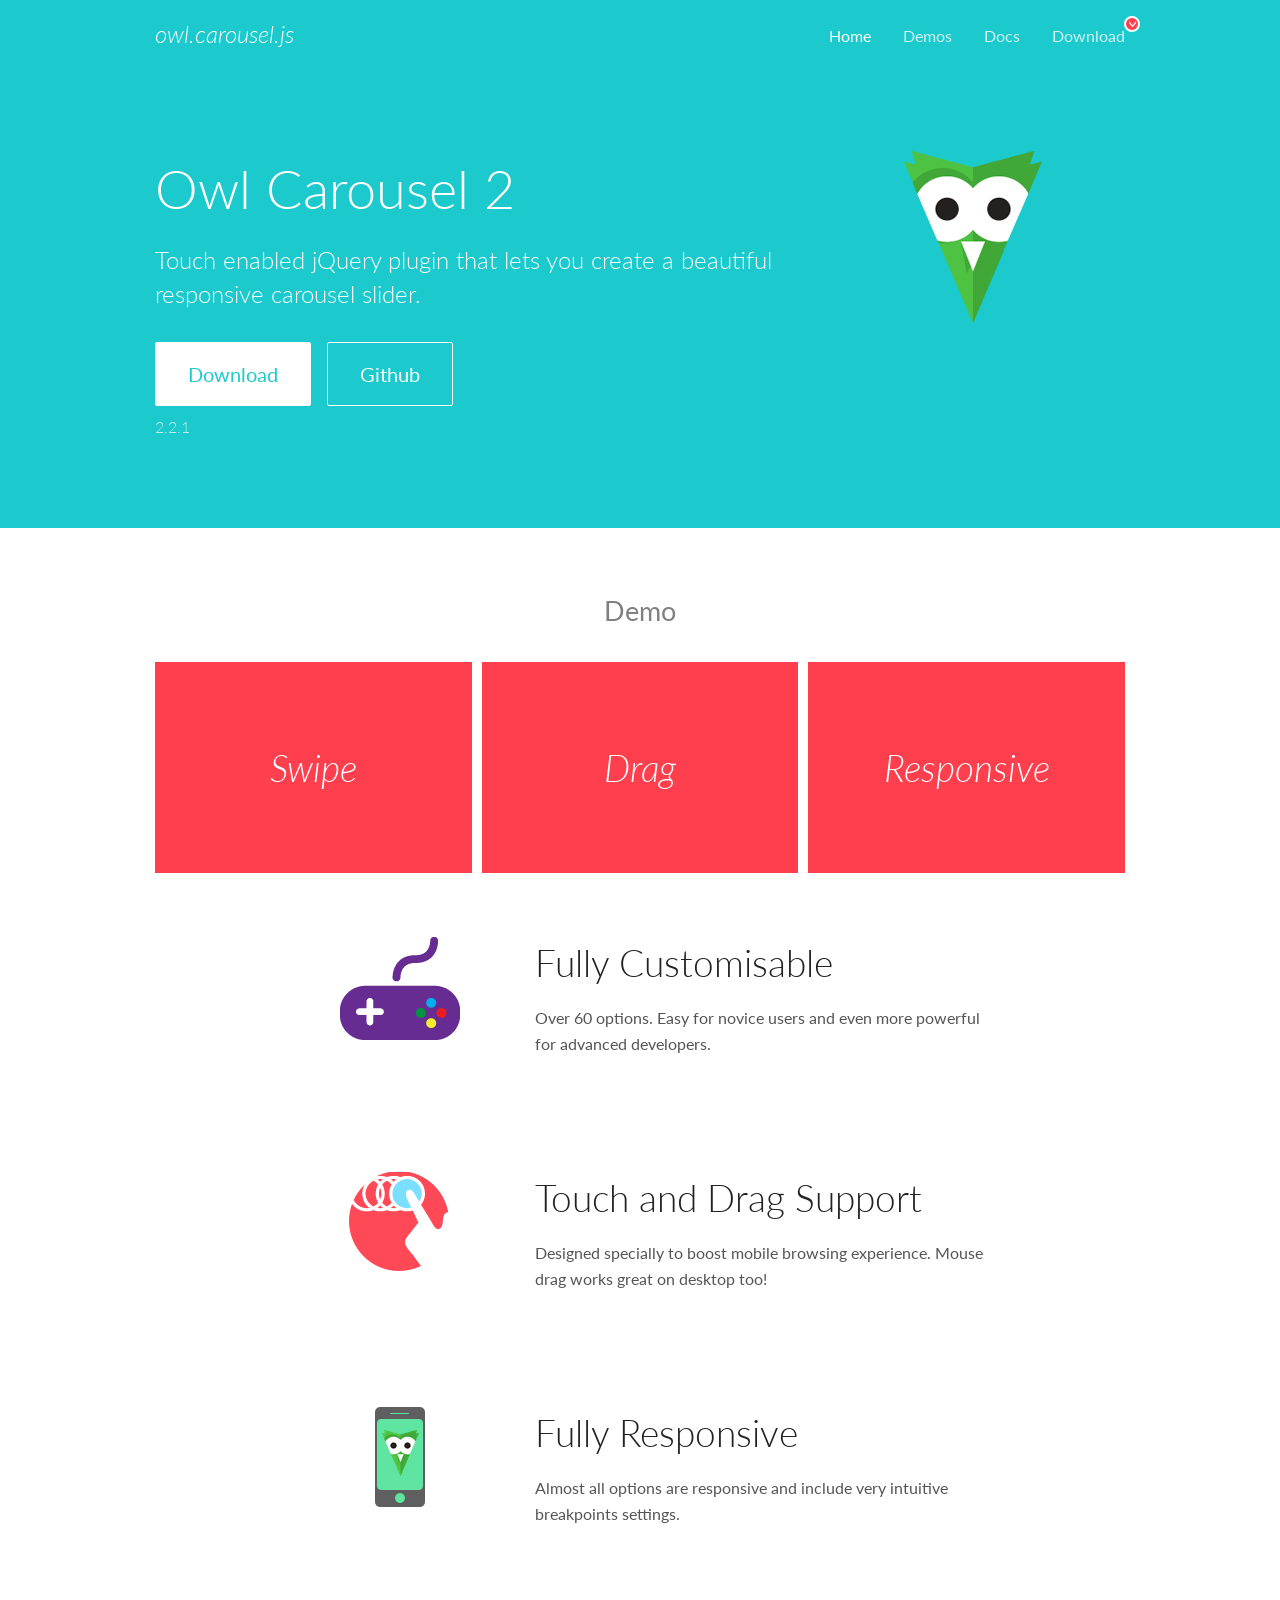
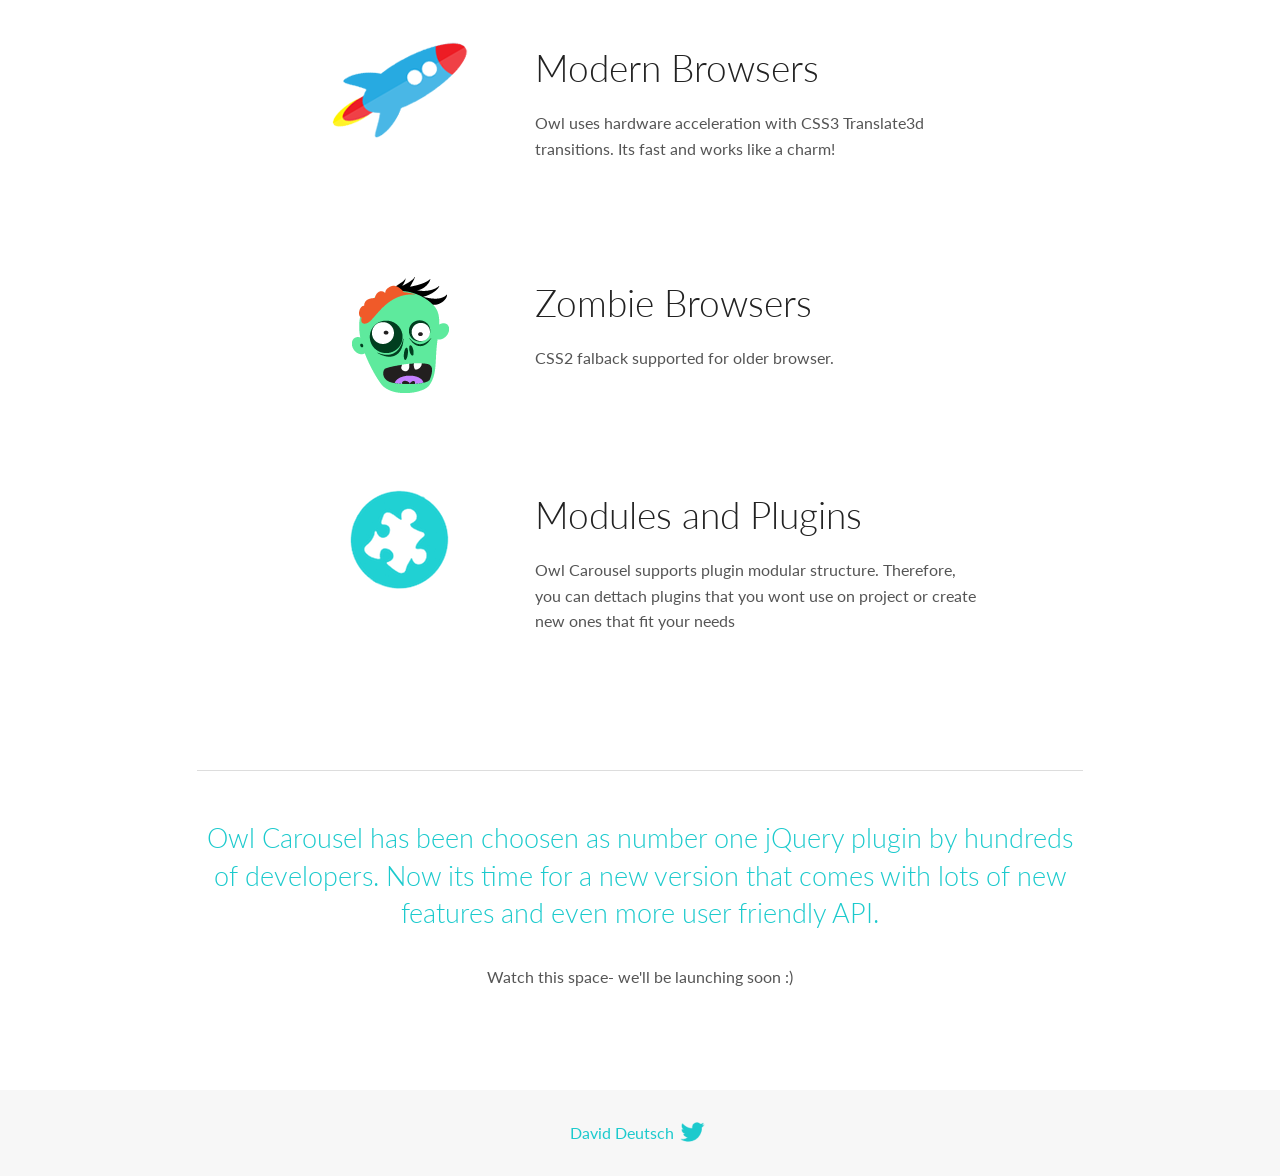
<file: web/lib/OwlCarousel2-2.2.1/docs/index.html>
<!DOCTYPE html>
<html lang="en">
  <head>

    <!-- head -->
    <meta charset="utf-8">
    <meta name="msapplication-tap-highlight" content="no" />
    <meta name="viewport" content="width=device-width, initial-scale=1.0" />
    <meta name="description" content="Touch enabled jQuery plugin that lets you create beautiful responsive carousel slider.">
    <meta name="author" content="David Deutsch">
    <title>
      Home | Owl Carousel | 2.2.1
    </title>

    <!-- Stylesheets -->
    <link href='https://fonts.googleapis.com/css?family=Lato:300,400,700,400italic,300italic' rel='stylesheet' type='text/css'>
    <link rel="stylesheet" href="assets/css/docs.theme.min.css">

    <!-- Owl Stylesheets -->
    <link rel="stylesheet" href="assets/owlcarousel/assets/owl.carousel.min.css">
    <link rel="stylesheet" href="assets/owlcarousel/assets/owl.theme.default.min.css">

    <!-- HTML5 shim and Respond.js IE8 support of HTML5 elements and media queries -->

    <!--[if lt IE 9]>
      <script src="https://oss.maxcdn.com/libs/html5shiv/3.7.0/html5shiv.js"></script>
      <script src="https://oss.maxcdn.com/libs/respond.js/1.3.0/respond.min.js"></script>
    <![endif]-->

    <!-- Favicons -->
    <link rel="apple-touch-icon-precomposed" sizes="144x144" href="assets/ico/apple-touch-icon-144-precomposed.png">
    <link rel="shortcut icon" href="assets/ico/favicon.png">
    <link rel="shortcut icon" href="favicon.ico">

    <!-- Yeah i know js should not be in header. Its required for demos.-->

    <!-- javascript -->
    <script src="assets/vendors/jquery.min.js"></script>
    <script src="assets/owlcarousel/owl.carousel.js"></script>
  </head>
  <body>

    <!-- header -->
    <header class="header">
      <div class="row">
        <div class="large-12 columns">
          <div class="brand left">
            <h3>
              <a href="/OwlCarousel2/">owl.carousel.js</a> 
            </h3>
          </div>
          <a id="toggle-nav" class="right">
            <span></span> <span></span> <span></span> 
          </a> 
          <div class="nav-bar">
            <ul class="clearfix">
              <li class="active">
                <a href="/OwlCarousel2/index.html">Home</a> 
              </li>
              <li> <a href="/OwlCarousel2/demos/demos.html">Demos</a>  </li>
              <li> <a href="/OwlCarousel2/docs/started-welcome.html">Docs</a>  </li>
              <li>
                <a href="https://github.com/OwlCarousel2/OwlCarousel2/archive/2.2.1.zip">Download</a> 
                <span class="download"></span> 
              </li>
            </ul>
          </div>
        </div>
      </div>
    </header>

    <!-- home panel -->
    <section id="hero">
      <div class="row">
        <div class="large-8 medium-8 columns">
          <h1>Owl Carousel 2</h1>
          <h4>Touch enabled jQuery plugin that lets you create a beautiful responsive carousel slider.</h4>
          <a href="https://github.com/OwlCarousel2/OwlCarousel2/archive/2.2.1.zip" class="hero-button">Download</a> 
          <a href="https://github.com/OwlCarousel2/OwlCarousel2" class="hero-button outline">Github</a> 
          <p>2.2.1</p>
        </div>
        <div class="large-4 medium-4 columns">
          <img class="owl-logo" src="assets/img/owl-logo.png" alt="mr. Owl">
        </div>
      </div>
    </section>

    <!-- body -->
    <div class="home-demo">
      <div class="row">
        <div class="large-12 columns">
          <h3>Demo</h3>
          <div class="owl-carousel">
            <div class="item">
              <h2>Swipe</h2>
            </div>
            <div class="item">
              <h2>Drag</h2>
            </div>
            <div class="item">
              <h2>Responsive</h2>
            </div>
            <div class="item">
              <h2>CSS3</h2>
            </div>
            <div class="item">
              <h2>Fast</h2>
            </div>
            <div class="item">
              <h2>Easy</h2>
            </div>
            <div class="item">
              <h2>Free</h2>
            </div>
            <div class="item">
              <h2>Upgradable</h2>
            </div>
            <div class="item">
              <h2>Tons of options</h2>
            </div>
            <div class="item">
              <h2>Infinity</h2>
            </div>
            <div class="item">
              <h2>Auto Width</h2>
            </div>
          </div>
        </div>
      </div>
    </div>
    <script>
      var owl = $('.owl-carousel');
      owl.owlCarousel({
        margin: 10,
        loop: true,
        responsive: {
          0: {
            items: 1
          },
          600: {
            items: 2
          },
          1000: {
            items: 3
          }
        }
      })
    </script>

    <!-- features -->
    <div id="features">
      <div class="row">
        <div class="small-12 medium-9 small-centered columns">
          <section class="row feature">
            <div class="medium-4 small-12 columns">
              <img src="assets/img/feature-options.png" alt="">
            </div>
            <div class="medium-8 small-12 columns">
              <h2>Fully Customisable</h2>
              <p>Over 60 options. Easy for novice users and even more powerful for advanced developers.</p>
            </div>
          </section>
          <section class="row feature">
            <div class="medium-4 small-12 columns">
              <img src="assets/img/feature-drag.png" alt="">
            </div>
            <div class="medium-8 small-12 columns">
              <h2>Touch and Drag Support</h2>
              <p>Designed specially to boost mobile browsing experience. Mouse drag works great on desktop too!</p>
            </div>
          </section>
          <section class="row feature">
            <div class="medium-4 small-12 columns">
              <img src="assets/img/feature-responsive.png" alt="">
            </div>
            <div class="medium-8 small-12 columns">
              <h2>Fully Responsive</h2>
              <p>Almost all options are responsive and include very intuitive breakpoints settings.</p>
            </div>
          </section>
          <section class="row feature">
            <div class="medium-4 small-12 columns">
              <img src="assets/img/feature-modern.png" alt="">
            </div>
            <div class="medium-8 small-12 columns">
              <h2>Modern Browsers</h2>
              <p>Owl uses hardware acceleration with CSS3 Translate3d transitions. Its fast and works like a charm! </p>
            </div>
          </section>
          <section class="row feature">
            <div class="medium-4 small-12 columns">
              <img src="assets/img/feature-zombie.png" alt="">
            </div>
            <div class="medium-8 small-12 columns">
              <h2>Zombie Browsers</h2>
              <p>CSS2 falback supported for older browser.</p>
            </div>
          </section>
          <section class="row feature">
            <div class="medium-4 small-12 columns">
              <img src="assets/img/feature-module.png" alt="">
            </div>
            <div class="medium-8 small-12 columns">
              <h2>Modules and Plugins</h2>
              <p>Owl Carousel supports plugin modular structure. Therefore, you can dettach plugins that you wont use on project or create new ones that fit your needs</p>
            </div>
          </section>
        </div>
      </div>
    </div>

    <!-- footer -->
    <section id="teaser-text">
      <div class="row">
        <div class="small-12 medium-11 small-centered columns">
          <hr>
          <h3 id="owl-carousel-has-been-choosen-as-number-one-jquery-plugin-by-hundreds-of-developers-now-its-time-for-a-new-version-that-comes-with-lots-of-new-features-and-even-more-user-friendly-api-">Owl Carousel has been choosen as number one jQuery plugin by hundreds of developers. Now its time for a new version that comes with lots of new features and even more user friendly API.</h3>
          <p>Watch this space- we&#39;ll be launching soon :)</p>
        </div>
      </div>
    </section>

    <!-- footer -->
    <footer class="footer">
      <div class="row">
        <div class="large-12 columns">
          <h5>
            <a href="/OwlCarousel2/docs/support-contact.html">David Deutsch</a> 
            <a id="custom-tweet-button" href="https://twitter.com/share?url=https://github.com/OwlCarousel2/OwlCarousel2&text=Owl Carousel - This is so awesome! " target="_blank"></a> 
          </h5>
        </div>
      </div>
    </footer>

    <!-- vendors -->
    <script src="assets/vendors/highlight.js"></script>
    <script src="assets/js/app.js"></script>
  </body>
</html>
</file>
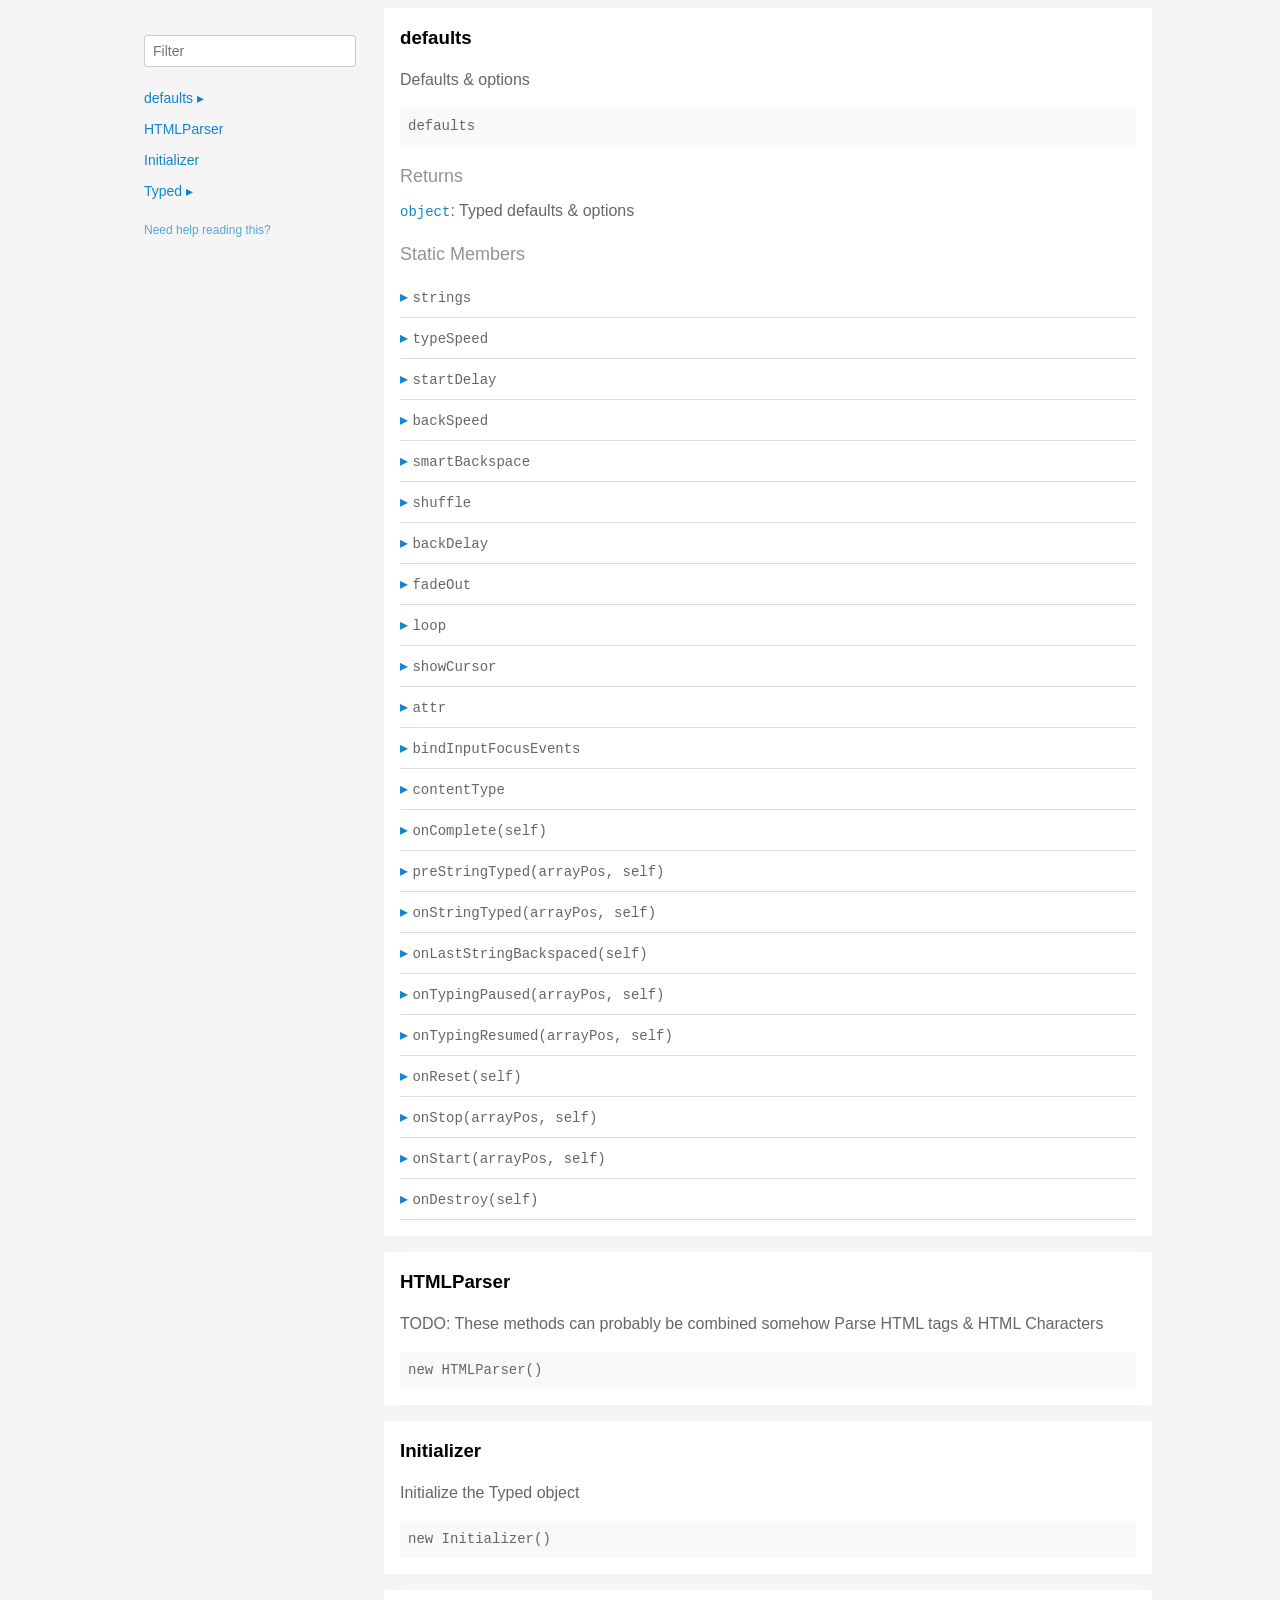
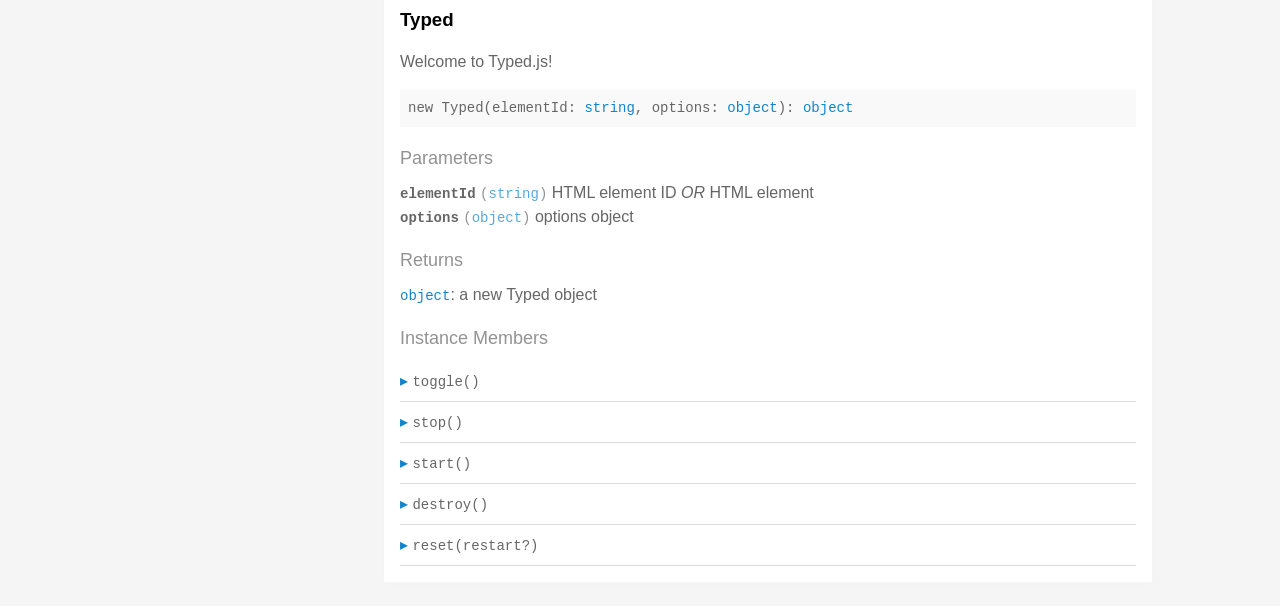
<file: web/lib/typed.js/docs/index.html>
<!doctype html>
<html>
<head>
  <meta charset='utf-8' />
  <title>  | Documentation</title>
  <meta name='viewport' content='width=device-width,initial-scale=1'>
  <link href='assets/bass.css' type='text/css' rel='stylesheet' />
  <link href='assets/style.css' type='text/css' rel='stylesheet' />
  <link href='assets/github.css' type='text/css' rel='stylesheet' />
</head>
<body class='documentation'>
  <div class='max-width-4 mx-auto'>
    <div class='clearfix md-mxn2'>
      <div class='fixed xs-hide fix-3 overflow-auto max-height-100'>
        <div class='py1 px2'>
          <h3 class='mb0 no-anchor'></h3>
          <div class='mb1'><code></code></div>
          <input
            placeholder='Filter'
            id='filter-input'
            class='col12 block input'
            type='text' />
          <div id='toc'>
            <ul class='list-reset h5 py1-ul'>
              
                
                <li><a
                  href='#defaults'
                  class=" toggle-sibling">
                  defaults
                  <span class='icon'>▸</span>
                </a>
                
                <div class='toggle-target display-none'>
                  
                  <ul class='list-reset py1-ul pl1'>
                    <li class='h5'><span>Static members</span></li>
                    
                      <li><a
                        href='#defaults.strings'
                        class='regular pre-open'>
                        .strings
                      </a></li>
                    
                      <li><a
                        href='#defaults.typeSpeed'
                        class='regular pre-open'>
                        .typeSpeed
                      </a></li>
                    
                      <li><a
                        href='#defaults.startDelay'
                        class='regular pre-open'>
                        .startDelay
                      </a></li>
                    
                      <li><a
                        href='#defaults.backSpeed'
                        class='regular pre-open'>
                        .backSpeed
                      </a></li>
                    
                      <li><a
                        href='#defaults.smartBackspace'
                        class='regular pre-open'>
                        .smartBackspace
                      </a></li>
                    
                      <li><a
                        href='#defaults.shuffle'
                        class='regular pre-open'>
                        .shuffle
                      </a></li>
                    
                      <li><a
                        href='#defaults.backDelay'
                        class='regular pre-open'>
                        .backDelay
                      </a></li>
                    
                      <li><a
                        href='#defaults.fadeOut'
                        class='regular pre-open'>
                        .fadeOut
                      </a></li>
                    
                      <li><a
                        href='#defaults.loop'
                        class='regular pre-open'>
                        .loop
                      </a></li>
                    
                      <li><a
                        href='#defaults.showCursor'
                        class='regular pre-open'>
                        .showCursor
                      </a></li>
                    
                      <li><a
                        href='#defaults.attr'
                        class='regular pre-open'>
                        .attr
                      </a></li>
                    
                      <li><a
                        href='#defaults.bindInputFocusEvents'
                        class='regular pre-open'>
                        .bindInputFocusEvents
                      </a></li>
                    
                      <li><a
                        href='#defaults.contentType'
                        class='regular pre-open'>
                        .contentType
                      </a></li>
                    
                      <li><a
                        href='#defaults.onComplete'
                        class='regular pre-open'>
                        .onComplete
                      </a></li>
                    
                      <li><a
                        href='#defaults.preStringTyped'
                        class='regular pre-open'>
                        .preStringTyped
                      </a></li>
                    
                      <li><a
                        href='#defaults.onStringTyped'
                        class='regular pre-open'>
                        .onStringTyped
                      </a></li>
                    
                      <li><a
                        href='#defaults.onLastStringBackspaced'
                        class='regular pre-open'>
                        .onLastStringBackspaced
                      </a></li>
                    
                      <li><a
                        href='#defaults.onTypingPaused'
                        class='regular pre-open'>
                        .onTypingPaused
                      </a></li>
                    
                      <li><a
                        href='#defaults.onTypingResumed'
                        class='regular pre-open'>
                        .onTypingResumed
                      </a></li>
                    
                      <li><a
                        href='#defaults.onReset'
                        class='regular pre-open'>
                        .onReset
                      </a></li>
                    
                      <li><a
                        href='#defaults.onStop'
                        class='regular pre-open'>
                        .onStop
                      </a></li>
                    
                      <li><a
                        href='#defaults.onStart'
                        class='regular pre-open'>
                        .onStart
                      </a></li>
                    
                      <li><a
                        href='#defaults.onDestroy'
                        class='regular pre-open'>
                        .onDestroy
                      </a></li>
                    
                    </ul>
                  
                  
                  
                </div>
                
                </li>
              
                
                <li><a
                  href='#htmlparser'
                  class="">
                  HTMLParser
                  
                </a>
                
                </li>
              
                
                <li><a
                  href='#initializer'
                  class="">
                  Initializer
                  
                </a>
                
                </li>
              
                
                <li><a
                  href='#typed'
                  class=" toggle-sibling">
                  Typed
                  <span class='icon'>▸</span>
                </a>
                
                <div class='toggle-target display-none'>
                  
                  
                    <ul class='list-reset py1-ul pl1'>
                      <li class='h5'><span>Instance members</span></li>
                      
                      <li><a
                        href='#Typed#toggle'
                        class='regular pre-open'>
                        #toggle
                      </a></li>
                      
                      <li><a
                        href='#Typed#stop'
                        class='regular pre-open'>
                        #stop
                      </a></li>
                      
                      <li><a
                        href='#Typed#start'
                        class='regular pre-open'>
                        #start
                      </a></li>
                      
                      <li><a
                        href='#Typed#destroy'
                        class='regular pre-open'>
                        #destroy
                      </a></li>
                      
                      <li><a
                        href='#Typed#reset'
                        class='regular pre-open'>
                        #reset
                      </a></li>
                      
                    </ul>
                  
                  
                </div>
                
                </li>
              
            </ul>
          </div>
          <div class='mt1 h6 quiet'>
            <a href='http://documentation.js.org/reading-documentation.html'>Need help reading this?</a>
          </div>
        </div>
      </div>
      <div class='fix-margin-3'>
        
          
            <section class='p2 mb2 clearfix bg-white minishadow'>

  
  <div class='clearfix'>
    
    <h3 class='fl m0' id='defaults'>
      defaults
    </h3>
    
    
  </div>
  

  <p>Defaults &#x26; options</p>


  <div class='pre p1 fill-light mt0'>defaults</div>
  
  

  
  
  
  
  

  

  

  
    
      <div class='py1 quiet mt1 prose-big'>Returns</div>
      <code><a href="https://developer.mozilla.org/en-US/docs/Web/JavaScript/Reference/Global_Objects/Object">object</a></code>:
        Typed defaults &#x26; options

      
    
  

  

  

  
    <div class='py1 quiet mt1 prose-big'>Static Members</div>
    <div class="clearfix">
  
    <div class='border-bottom' id='defaults.strings'>
      <div class="clearfix small pointer toggle-sibling">
        <div class="py1 contain">
            <a class='icon pin-right py1 dark-link caret-right'>▸</a>
            <span class='code strong strong truncate'>strings</span>
        </div>
      </div>
      <div class="clearfix display-none toggle-target">
        <section class='p2 mb2 clearfix bg-white minishadow'>

  

  

  <div class='pre p1 fill-light mt0'>strings</div>
  
  

  
  
  
  
  

  

  
    <div class='py1 quiet mt1 prose-big'>Properties</div>
    <div>
      
        <div class='space-bottom0'>
          <span class='code bold'>strings</span> <code class='quiet'>(<a href="https://developer.mozilla.org/en-US/docs/Web/JavaScript/Reference/Global_Objects/Array">array</a>)</code>
          : strings to be typed

          
        </div>
      
        <div class='space-bottom0'>
          <span class='code bold'>stringsElement</span> <code class='quiet'>(<a href="https://developer.mozilla.org/en-US/docs/Web/JavaScript/Reference/Global_Objects/String">string</a>)</code>
          : ID of element containing string children

          
        </div>
      
    </div>
  

  

  

  

  

  

  
</section>

      </div>
    </div>
  
    <div class='border-bottom' id='defaults.typeSpeed'>
      <div class="clearfix small pointer toggle-sibling">
        <div class="py1 contain">
            <a class='icon pin-right py1 dark-link caret-right'>▸</a>
            <span class='code strong strong truncate'>typeSpeed</span>
        </div>
      </div>
      <div class="clearfix display-none toggle-target">
        <section class='p2 mb2 clearfix bg-white minishadow'>

  

  

  <div class='pre p1 fill-light mt0'>typeSpeed</div>
  
  

  
  
  
  
  

  

  
    <div class='py1 quiet mt1 prose-big'>Properties</div>
    <div>
      
        <div class='space-bottom0'>
          <span class='code bold'>typeSpeed</span> <code class='quiet'>(<a href="https://developer.mozilla.org/en-US/docs/Web/JavaScript/Reference/Global_Objects/Number">number</a>)</code>
          : type speed in milliseconds

          
        </div>
      
    </div>
  

  

  

  

  

  

  
</section>

      </div>
    </div>
  
    <div class='border-bottom' id='defaults.startDelay'>
      <div class="clearfix small pointer toggle-sibling">
        <div class="py1 contain">
            <a class='icon pin-right py1 dark-link caret-right'>▸</a>
            <span class='code strong strong truncate'>startDelay</span>
        </div>
      </div>
      <div class="clearfix display-none toggle-target">
        <section class='p2 mb2 clearfix bg-white minishadow'>

  

  

  <div class='pre p1 fill-light mt0'>startDelay</div>
  
  

  
  
  
  
  

  

  
    <div class='py1 quiet mt1 prose-big'>Properties</div>
    <div>
      
        <div class='space-bottom0'>
          <span class='code bold'>startDelay</span> <code class='quiet'>(<a href="https://developer.mozilla.org/en-US/docs/Web/JavaScript/Reference/Global_Objects/Number">number</a>)</code>
          : time before typing starts in milliseconds

          
        </div>
      
    </div>
  

  

  

  

  

  

  
</section>

      </div>
    </div>
  
    <div class='border-bottom' id='defaults.backSpeed'>
      <div class="clearfix small pointer toggle-sibling">
        <div class="py1 contain">
            <a class='icon pin-right py1 dark-link caret-right'>▸</a>
            <span class='code strong strong truncate'>backSpeed</span>
        </div>
      </div>
      <div class="clearfix display-none toggle-target">
        <section class='p2 mb2 clearfix bg-white minishadow'>

  

  

  <div class='pre p1 fill-light mt0'>backSpeed</div>
  
  

  
  
  
  
  

  

  
    <div class='py1 quiet mt1 prose-big'>Properties</div>
    <div>
      
        <div class='space-bottom0'>
          <span class='code bold'>backSpeed</span> <code class='quiet'>(<a href="https://developer.mozilla.org/en-US/docs/Web/JavaScript/Reference/Global_Objects/Number">number</a>)</code>
          : backspacing speed in milliseconds

          
        </div>
      
    </div>
  

  

  

  

  

  

  
</section>

      </div>
    </div>
  
    <div class='border-bottom' id='defaults.smartBackspace'>
      <div class="clearfix small pointer toggle-sibling">
        <div class="py1 contain">
            <a class='icon pin-right py1 dark-link caret-right'>▸</a>
            <span class='code strong strong truncate'>smartBackspace</span>
        </div>
      </div>
      <div class="clearfix display-none toggle-target">
        <section class='p2 mb2 clearfix bg-white minishadow'>

  

  

  <div class='pre p1 fill-light mt0'>smartBackspace</div>
  
  

  
  
  
  
  

  

  
    <div class='py1 quiet mt1 prose-big'>Properties</div>
    <div>
      
        <div class='space-bottom0'>
          <span class='code bold'>smartBackspace</span> <code class='quiet'>(<a href="https://developer.mozilla.org/en-US/docs/Web/JavaScript/Reference/Global_Objects/Boolean">boolean</a>)</code>
          : only backspace what doesn't match the previous string

          
        </div>
      
    </div>
  

  

  

  

  

  

  
</section>

      </div>
    </div>
  
    <div class='border-bottom' id='defaults.shuffle'>
      <div class="clearfix small pointer toggle-sibling">
        <div class="py1 contain">
            <a class='icon pin-right py1 dark-link caret-right'>▸</a>
            <span class='code strong strong truncate'>shuffle</span>
        </div>
      </div>
      <div class="clearfix display-none toggle-target">
        <section class='p2 mb2 clearfix bg-white minishadow'>

  

  

  <div class='pre p1 fill-light mt0'>shuffle</div>
  
  

  
  
  
  
  

  

  
    <div class='py1 quiet mt1 prose-big'>Properties</div>
    <div>
      
        <div class='space-bottom0'>
          <span class='code bold'>shuffle</span> <code class='quiet'>(<a href="https://developer.mozilla.org/en-US/docs/Web/JavaScript/Reference/Global_Objects/Boolean">boolean</a>)</code>
          : shuffle the strings

          
        </div>
      
    </div>
  

  

  

  

  

  

  
</section>

      </div>
    </div>
  
    <div class='border-bottom' id='defaults.backDelay'>
      <div class="clearfix small pointer toggle-sibling">
        <div class="py1 contain">
            <a class='icon pin-right py1 dark-link caret-right'>▸</a>
            <span class='code strong strong truncate'>backDelay</span>
        </div>
      </div>
      <div class="clearfix display-none toggle-target">
        <section class='p2 mb2 clearfix bg-white minishadow'>

  

  

  <div class='pre p1 fill-light mt0'>backDelay</div>
  
  

  
  
  
  
  

  

  
    <div class='py1 quiet mt1 prose-big'>Properties</div>
    <div>
      
        <div class='space-bottom0'>
          <span class='code bold'>backDelay</span> <code class='quiet'>(<a href="https://developer.mozilla.org/en-US/docs/Web/JavaScript/Reference/Global_Objects/Number">number</a>)</code>
          : time before backspacing in milliseconds

          
        </div>
      
    </div>
  

  

  

  

  

  

  
</section>

      </div>
    </div>
  
    <div class='border-bottom' id='defaults.fadeOut'>
      <div class="clearfix small pointer toggle-sibling">
        <div class="py1 contain">
            <a class='icon pin-right py1 dark-link caret-right'>▸</a>
            <span class='code strong strong truncate'>fadeOut</span>
        </div>
      </div>
      <div class="clearfix display-none toggle-target">
        <section class='p2 mb2 clearfix bg-white minishadow'>

  

  

  <div class='pre p1 fill-light mt0'>fadeOut</div>
  
  

  
  
  
  
  

  

  
    <div class='py1 quiet mt1 prose-big'>Properties</div>
    <div>
      
        <div class='space-bottom0'>
          <span class='code bold'>fadeOut</span> <code class='quiet'>(<a href="https://developer.mozilla.org/en-US/docs/Web/JavaScript/Reference/Global_Objects/Boolean">boolean</a>)</code>
          : Fade out instead of backspace

          
        </div>
      
        <div class='space-bottom0'>
          <span class='code bold'>fadeOutClass</span> <code class='quiet'>(<a href="https://developer.mozilla.org/en-US/docs/Web/JavaScript/Reference/Global_Objects/String">string</a>)</code>
          : css class for fade animation

          
        </div>
      
        <div class='space-bottom0'>
          <span class='code bold'>fadeOutDelay</span> <code class='quiet'>(<a href="https://developer.mozilla.org/en-US/docs/Web/JavaScript/Reference/Global_Objects/Boolean">boolean</a>)</code>
          : Fade out delay in milliseconds

          
        </div>
      
    </div>
  

  

  

  

  

  

  
</section>

      </div>
    </div>
  
    <div class='border-bottom' id='defaults.loop'>
      <div class="clearfix small pointer toggle-sibling">
        <div class="py1 contain">
            <a class='icon pin-right py1 dark-link caret-right'>▸</a>
            <span class='code strong strong truncate'>loop</span>
        </div>
      </div>
      <div class="clearfix display-none toggle-target">
        <section class='p2 mb2 clearfix bg-white minishadow'>

  

  

  <div class='pre p1 fill-light mt0'>loop</div>
  
  

  
  
  
  
  

  

  
    <div class='py1 quiet mt1 prose-big'>Properties</div>
    <div>
      
        <div class='space-bottom0'>
          <span class='code bold'>loop</span> <code class='quiet'>(<a href="https://developer.mozilla.org/en-US/docs/Web/JavaScript/Reference/Global_Objects/Boolean">boolean</a>)</code>
          : loop strings

          
        </div>
      
        <div class='space-bottom0'>
          <span class='code bold'>loopCount</span> <code class='quiet'>(<a href="https://developer.mozilla.org/en-US/docs/Web/JavaScript/Reference/Global_Objects/Number">number</a>)</code>
          : amount of loops

          
        </div>
      
    </div>
  

  

  

  

  

  

  
</section>

      </div>
    </div>
  
    <div class='border-bottom' id='defaults.showCursor'>
      <div class="clearfix small pointer toggle-sibling">
        <div class="py1 contain">
            <a class='icon pin-right py1 dark-link caret-right'>▸</a>
            <span class='code strong strong truncate'>showCursor</span>
        </div>
      </div>
      <div class="clearfix display-none toggle-target">
        <section class='p2 mb2 clearfix bg-white minishadow'>

  

  

  <div class='pre p1 fill-light mt0'>showCursor</div>
  
  

  
  
  
  
  

  

  
    <div class='py1 quiet mt1 prose-big'>Properties</div>
    <div>
      
        <div class='space-bottom0'>
          <span class='code bold'>showCursor</span> <code class='quiet'>(<a href="https://developer.mozilla.org/en-US/docs/Web/JavaScript/Reference/Global_Objects/Boolean">boolean</a>)</code>
          : show cursor

          
        </div>
      
        <div class='space-bottom0'>
          <span class='code bold'>cursorChar</span> <code class='quiet'>(<a href="https://developer.mozilla.org/en-US/docs/Web/JavaScript/Reference/Global_Objects/String">string</a>)</code>
          : character for cursor

          
        </div>
      
        <div class='space-bottom0'>
          <span class='code bold'>autoInsertCss</span> <code class='quiet'>(<a href="https://developer.mozilla.org/en-US/docs/Web/JavaScript/Reference/Global_Objects/Boolean">boolean</a>)</code>
          : insert CSS for cursor and fadeOut into HTML 
<head>

          
        </div>
      
    </div>
  

  

  

  

  

  

  
</section>

      </div>
    </div>
  
    <div class='border-bottom' id='defaults.attr'>
      <div class="clearfix small pointer toggle-sibling">
        <div class="py1 contain">
            <a class='icon pin-right py1 dark-link caret-right'>▸</a>
            <span class='code strong strong truncate'>attr</span>
        </div>
      </div>
      <div class="clearfix display-none toggle-target">
        <section class='p2 mb2 clearfix bg-white minishadow'>

  

  

  <div class='pre p1 fill-light mt0'>attr</div>
  
  

  
  
  
  
  

  

  
    <div class='py1 quiet mt1 prose-big'>Properties</div>
    <div>
      
        <div class='space-bottom0'>
          <span class='code bold'>attr</span> <code class='quiet'>(<a href="https://developer.mozilla.org/en-US/docs/Web/JavaScript/Reference/Global_Objects/String">string</a>)</code>
          : attribute for typing
Ex: input placeholder, value, or just HTML text

          
        </div>
      
    </div>
  

  

  

  

  

  

  
</section>

      </div>
    </div>
  
    <div class='border-bottom' id='defaults.bindInputFocusEvents'>
      <div class="clearfix small pointer toggle-sibling">
        <div class="py1 contain">
            <a class='icon pin-right py1 dark-link caret-right'>▸</a>
            <span class='code strong strong truncate'>bindInputFocusEvents</span>
        </div>
      </div>
      <div class="clearfix display-none toggle-target">
        <section class='p2 mb2 clearfix bg-white minishadow'>

  

  

  <div class='pre p1 fill-light mt0'>bindInputFocusEvents</div>
  
  

  
  
  
  
  

  

  
    <div class='py1 quiet mt1 prose-big'>Properties</div>
    <div>
      
        <div class='space-bottom0'>
          <span class='code bold'>bindInputFocusEvents</span> <code class='quiet'>(<a href="https://developer.mozilla.org/en-US/docs/Web/JavaScript/Reference/Global_Objects/Boolean">boolean</a>)</code>
          : bind to focus and blur if el is text input

          
        </div>
      
    </div>
  

  

  

  

  

  

  
</section>

      </div>
    </div>
  
    <div class='border-bottom' id='defaults.contentType'>
      <div class="clearfix small pointer toggle-sibling">
        <div class="py1 contain">
            <a class='icon pin-right py1 dark-link caret-right'>▸</a>
            <span class='code strong strong truncate'>contentType</span>
        </div>
      </div>
      <div class="clearfix display-none toggle-target">
        <section class='p2 mb2 clearfix bg-white minishadow'>

  

  

  <div class='pre p1 fill-light mt0'>contentType</div>
  
  

  
  
  
  
  

  

  
    <div class='py1 quiet mt1 prose-big'>Properties</div>
    <div>
      
        <div class='space-bottom0'>
          <span class='code bold'>contentType</span> <code class='quiet'>(<a href="https://developer.mozilla.org/en-US/docs/Web/JavaScript/Reference/Global_Objects/String">string</a>)</code>
          : 'html' or 'null' for plaintext

          
        </div>
      
    </div>
  

  

  

  

  

  

  
</section>

      </div>
    </div>
  
    <div class='border-bottom' id='defaults.onComplete'>
      <div class="clearfix small pointer toggle-sibling">
        <div class="py1 contain">
            <a class='icon pin-right py1 dark-link caret-right'>▸</a>
            <span class='code strong strong truncate'>onComplete(self)</span>
        </div>
      </div>
      <div class="clearfix display-none toggle-target">
        <section class='p2 mb2 clearfix bg-white minishadow'>

  

  <p>All typing is complete</p>


  <div class='pre p1 fill-light mt0'>onComplete(self: <a href="#typed">Typed</a>)</div>
  
  

  
  
  
  
  

  
    <div class='py1 quiet mt1 prose-big'>Parameters</div>
    <div class='prose'>
      
        <div class='space-bottom0'>
          <div>
            <span class='code bold'>self</span> <code class='quiet'>(<a href="#typed">Typed</a>)</code>
	    
          </div>
          
        </div>
      
    </div>
  

  

  

  

  

  

  

  
</section>

      </div>
    </div>
  
    <div class='border-bottom' id='defaults.preStringTyped'>
      <div class="clearfix small pointer toggle-sibling">
        <div class="py1 contain">
            <a class='icon pin-right py1 dark-link caret-right'>▸</a>
            <span class='code strong strong truncate'>preStringTyped(arrayPos, self)</span>
        </div>
      </div>
      <div class="clearfix display-none toggle-target">
        <section class='p2 mb2 clearfix bg-white minishadow'>

  

  <p>Before each string is typed</p>


  <div class='pre p1 fill-light mt0'>preStringTyped(arrayPos: <a href="https://developer.mozilla.org/en-US/docs/Web/JavaScript/Reference/Global_Objects/Number">number</a>, self: <a href="#typed">Typed</a>)</div>
  
  

  
  
  
  
  

  
    <div class='py1 quiet mt1 prose-big'>Parameters</div>
    <div class='prose'>
      
        <div class='space-bottom0'>
          <div>
            <span class='code bold'>arrayPos</span> <code class='quiet'>(<a href="https://developer.mozilla.org/en-US/docs/Web/JavaScript/Reference/Global_Objects/Number">number</a>)</code>
	    
          </div>
          
        </div>
      
        <div class='space-bottom0'>
          <div>
            <span class='code bold'>self</span> <code class='quiet'>(<a href="#typed">Typed</a>)</code>
	    
          </div>
          
        </div>
      
    </div>
  

  

  

  

  

  

  

  
</section>

      </div>
    </div>
  
    <div class='border-bottom' id='defaults.onStringTyped'>
      <div class="clearfix small pointer toggle-sibling">
        <div class="py1 contain">
            <a class='icon pin-right py1 dark-link caret-right'>▸</a>
            <span class='code strong strong truncate'>onStringTyped(arrayPos, self)</span>
        </div>
      </div>
      <div class="clearfix display-none toggle-target">
        <section class='p2 mb2 clearfix bg-white minishadow'>

  

  <p>After each string is typed</p>


  <div class='pre p1 fill-light mt0'>onStringTyped(arrayPos: <a href="https://developer.mozilla.org/en-US/docs/Web/JavaScript/Reference/Global_Objects/Number">number</a>, self: <a href="#typed">Typed</a>)</div>
  
  

  
  
  
  
  

  
    <div class='py1 quiet mt1 prose-big'>Parameters</div>
    <div class='prose'>
      
        <div class='space-bottom0'>
          <div>
            <span class='code bold'>arrayPos</span> <code class='quiet'>(<a href="https://developer.mozilla.org/en-US/docs/Web/JavaScript/Reference/Global_Objects/Number">number</a>)</code>
	    
          </div>
          
        </div>
      
        <div class='space-bottom0'>
          <div>
            <span class='code bold'>self</span> <code class='quiet'>(<a href="#typed">Typed</a>)</code>
	    
          </div>
          
        </div>
      
    </div>
  

  

  

  

  

  

  

  
</section>

      </div>
    </div>
  
    <div class='border-bottom' id='defaults.onLastStringBackspaced'>
      <div class="clearfix small pointer toggle-sibling">
        <div class="py1 contain">
            <a class='icon pin-right py1 dark-link caret-right'>▸</a>
            <span class='code strong strong truncate'>onLastStringBackspaced(self)</span>
        </div>
      </div>
      <div class="clearfix display-none toggle-target">
        <section class='p2 mb2 clearfix bg-white minishadow'>

  

  <p>During looping, after last string is typed</p>


  <div class='pre p1 fill-light mt0'>onLastStringBackspaced(self: <a href="#typed">Typed</a>)</div>
  
  

  
  
  
  
  

  
    <div class='py1 quiet mt1 prose-big'>Parameters</div>
    <div class='prose'>
      
        <div class='space-bottom0'>
          <div>
            <span class='code bold'>self</span> <code class='quiet'>(<a href="#typed">Typed</a>)</code>
	    
          </div>
          
        </div>
      
    </div>
  

  

  

  

  

  

  

  
</section>

      </div>
    </div>
  
    <div class='border-bottom' id='defaults.onTypingPaused'>
      <div class="clearfix small pointer toggle-sibling">
        <div class="py1 contain">
            <a class='icon pin-right py1 dark-link caret-right'>▸</a>
            <span class='code strong strong truncate'>onTypingPaused(arrayPos, self)</span>
        </div>
      </div>
      <div class="clearfix display-none toggle-target">
        <section class='p2 mb2 clearfix bg-white minishadow'>

  

  <p>Typing has been stopped</p>


  <div class='pre p1 fill-light mt0'>onTypingPaused(arrayPos: <a href="https://developer.mozilla.org/en-US/docs/Web/JavaScript/Reference/Global_Objects/Number">number</a>, self: <a href="#typed">Typed</a>)</div>
  
  

  
  
  
  
  

  
    <div class='py1 quiet mt1 prose-big'>Parameters</div>
    <div class='prose'>
      
        <div class='space-bottom0'>
          <div>
            <span class='code bold'>arrayPos</span> <code class='quiet'>(<a href="https://developer.mozilla.org/en-US/docs/Web/JavaScript/Reference/Global_Objects/Number">number</a>)</code>
	    
          </div>
          
        </div>
      
        <div class='space-bottom0'>
          <div>
            <span class='code bold'>self</span> <code class='quiet'>(<a href="#typed">Typed</a>)</code>
	    
          </div>
          
        </div>
      
    </div>
  

  

  

  

  

  

  

  
</section>

      </div>
    </div>
  
    <div class='border-bottom' id='defaults.onTypingResumed'>
      <div class="clearfix small pointer toggle-sibling">
        <div class="py1 contain">
            <a class='icon pin-right py1 dark-link caret-right'>▸</a>
            <span class='code strong strong truncate'>onTypingResumed(arrayPos, self)</span>
        </div>
      </div>
      <div class="clearfix display-none toggle-target">
        <section class='p2 mb2 clearfix bg-white minishadow'>

  

  <p>Typing has been started after being stopped</p>


  <div class='pre p1 fill-light mt0'>onTypingResumed(arrayPos: <a href="https://developer.mozilla.org/en-US/docs/Web/JavaScript/Reference/Global_Objects/Number">number</a>, self: <a href="#typed">Typed</a>)</div>
  
  

  
  
  
  
  

  
    <div class='py1 quiet mt1 prose-big'>Parameters</div>
    <div class='prose'>
      
        <div class='space-bottom0'>
          <div>
            <span class='code bold'>arrayPos</span> <code class='quiet'>(<a href="https://developer.mozilla.org/en-US/docs/Web/JavaScript/Reference/Global_Objects/Number">number</a>)</code>
	    
          </div>
          
        </div>
      
        <div class='space-bottom0'>
          <div>
            <span class='code bold'>self</span> <code class='quiet'>(<a href="#typed">Typed</a>)</code>
	    
          </div>
          
        </div>
      
    </div>
  

  

  

  

  

  

  

  
</section>

      </div>
    </div>
  
    <div class='border-bottom' id='defaults.onReset'>
      <div class="clearfix small pointer toggle-sibling">
        <div class="py1 contain">
            <a class='icon pin-right py1 dark-link caret-right'>▸</a>
            <span class='code strong strong truncate'>onReset(self)</span>
        </div>
      </div>
      <div class="clearfix display-none toggle-target">
        <section class='p2 mb2 clearfix bg-white minishadow'>

  

  <p>After reset</p>


  <div class='pre p1 fill-light mt0'>onReset(self: <a href="#typed">Typed</a>)</div>
  
  

  
  
  
  
  

  
    <div class='py1 quiet mt1 prose-big'>Parameters</div>
    <div class='prose'>
      
        <div class='space-bottom0'>
          <div>
            <span class='code bold'>self</span> <code class='quiet'>(<a href="#typed">Typed</a>)</code>
	    
          </div>
          
        </div>
      
    </div>
  

  

  

  

  

  

  

  
</section>

      </div>
    </div>
  
    <div class='border-bottom' id='defaults.onStop'>
      <div class="clearfix small pointer toggle-sibling">
        <div class="py1 contain">
            <a class='icon pin-right py1 dark-link caret-right'>▸</a>
            <span class='code strong strong truncate'>onStop(arrayPos, self)</span>
        </div>
      </div>
      <div class="clearfix display-none toggle-target">
        <section class='p2 mb2 clearfix bg-white minishadow'>

  

  <p>After stop</p>


  <div class='pre p1 fill-light mt0'>onStop(arrayPos: <a href="https://developer.mozilla.org/en-US/docs/Web/JavaScript/Reference/Global_Objects/Number">number</a>, self: <a href="#typed">Typed</a>)</div>
  
  

  
  
  
  
  

  
    <div class='py1 quiet mt1 prose-big'>Parameters</div>
    <div class='prose'>
      
        <div class='space-bottom0'>
          <div>
            <span class='code bold'>arrayPos</span> <code class='quiet'>(<a href="https://developer.mozilla.org/en-US/docs/Web/JavaScript/Reference/Global_Objects/Number">number</a>)</code>
	    
          </div>
          
        </div>
      
        <div class='space-bottom0'>
          <div>
            <span class='code bold'>self</span> <code class='quiet'>(<a href="#typed">Typed</a>)</code>
	    
          </div>
          
        </div>
      
    </div>
  

  

  

  

  

  

  

  
</section>

      </div>
    </div>
  
    <div class='border-bottom' id='defaults.onStart'>
      <div class="clearfix small pointer toggle-sibling">
        <div class="py1 contain">
            <a class='icon pin-right py1 dark-link caret-right'>▸</a>
            <span class='code strong strong truncate'>onStart(arrayPos, self)</span>
        </div>
      </div>
      <div class="clearfix display-none toggle-target">
        <section class='p2 mb2 clearfix bg-white minishadow'>

  

  <p>After start</p>


  <div class='pre p1 fill-light mt0'>onStart(arrayPos: <a href="https://developer.mozilla.org/en-US/docs/Web/JavaScript/Reference/Global_Objects/Number">number</a>, self: <a href="#typed">Typed</a>)</div>
  
  

  
  
  
  
  

  
    <div class='py1 quiet mt1 prose-big'>Parameters</div>
    <div class='prose'>
      
        <div class='space-bottom0'>
          <div>
            <span class='code bold'>arrayPos</span> <code class='quiet'>(<a href="https://developer.mozilla.org/en-US/docs/Web/JavaScript/Reference/Global_Objects/Number">number</a>)</code>
	    
          </div>
          
        </div>
      
        <div class='space-bottom0'>
          <div>
            <span class='code bold'>self</span> <code class='quiet'>(<a href="#typed">Typed</a>)</code>
	    
          </div>
          
        </div>
      
    </div>
  

  

  

  

  

  

  

  
</section>

      </div>
    </div>
  
    <div class='border-bottom' id='defaults.onDestroy'>
      <div class="clearfix small pointer toggle-sibling">
        <div class="py1 contain">
            <a class='icon pin-right py1 dark-link caret-right'>▸</a>
            <span class='code strong strong truncate'>onDestroy(self)</span>
        </div>
      </div>
      <div class="clearfix display-none toggle-target">
        <section class='p2 mb2 clearfix bg-white minishadow'>

  

  <p>After destroy</p>


  <div class='pre p1 fill-light mt0'>onDestroy(self: <a href="#typed">Typed</a>)</div>
  
  

  
  
  
  
  

  
    <div class='py1 quiet mt1 prose-big'>Parameters</div>
    <div class='prose'>
      
        <div class='space-bottom0'>
          <div>
            <span class='code bold'>self</span> <code class='quiet'>(<a href="#typed">Typed</a>)</code>
	    
          </div>
          
        </div>
      
    </div>
  

  

  

  

  

  

  

  
</section>

      </div>
    </div>
  
</div>

  

  

  
</section>

          
        
          
            <section class='p2 mb2 clearfix bg-white minishadow'>

  
  <div class='clearfix'>
    
    <h3 class='fl m0' id='htmlparser'>
      HTMLParser
    </h3>
    
    
  </div>
  

  <p>TODO: These methods can probably be combined somehow
Parse HTML tags &#x26; HTML Characters</p>


  <div class='pre p1 fill-light mt0'>new HTMLParser()</div>
  
  

  
  
  
  
  

  

  

  

  

  

  

  

  
</section>

          
        
          
            <section class='p2 mb2 clearfix bg-white minishadow'>

  
  <div class='clearfix'>
    
    <h3 class='fl m0' id='initializer'>
      Initializer
    </h3>
    
    
  </div>
  

  <p>Initialize the Typed object</p>


  <div class='pre p1 fill-light mt0'>new Initializer()</div>
  
  

  
  
  
  
  

  

  

  

  

  

  

  

  
</section>

          
        
          
            <section class='p2 mb2 clearfix bg-white minishadow'>

  
  <div class='clearfix'>
    
    <h3 class='fl m0' id='typed'>
      Typed
    </h3>
    
    
  </div>
  

  <p>Welcome to Typed.js!</p>


  <div class='pre p1 fill-light mt0'>new Typed(elementId: <a href="https://developer.mozilla.org/en-US/docs/Web/JavaScript/Reference/Global_Objects/String">string</a>, options: <a href="https://developer.mozilla.org/en-US/docs/Web/JavaScript/Reference/Global_Objects/Object">object</a>): <a href="https://developer.mozilla.org/en-US/docs/Web/JavaScript/Reference/Global_Objects/Object">object</a></div>
  
  

  
  
  
  
  

  
    <div class='py1 quiet mt1 prose-big'>Parameters</div>
    <div class='prose'>
      
        <div class='space-bottom0'>
          <div>
            <span class='code bold'>elementId</span> <code class='quiet'>(<a href="https://developer.mozilla.org/en-US/docs/Web/JavaScript/Reference/Global_Objects/String">string</a>)</code>
	    HTML element ID 
<em>OR</em>
 HTML element

          </div>
          
        </div>
      
        <div class='space-bottom0'>
          <div>
            <span class='code bold'>options</span> <code class='quiet'>(<a href="https://developer.mozilla.org/en-US/docs/Web/JavaScript/Reference/Global_Objects/Object">object</a>)</code>
	    options object

          </div>
          
        </div>
      
    </div>
  

  

  
    
      <div class='py1 quiet mt1 prose-big'>Returns</div>
      <code><a href="https://developer.mozilla.org/en-US/docs/Web/JavaScript/Reference/Global_Objects/Object">object</a></code>:
        a new Typed object

      
    
  

  

  

  

  
    <div class='py1 quiet mt1 prose-big'>Instance Members</div>
    <div class="clearfix">
  
    <div class='border-bottom' id='Typed#toggle'>
      <div class="clearfix small pointer toggle-sibling">
        <div class="py1 contain">
            <a class='icon pin-right py1 dark-link caret-right'>▸</a>
            <span class='code strong strong truncate'>toggle()</span>
        </div>
      </div>
      <div class="clearfix display-none toggle-target">
        <section class='p2 mb2 clearfix bg-white minishadow'>

  

  <p>Toggle start() and stop() of the Typed instance</p>


  <div class='pre p1 fill-light mt0'>toggle()</div>
  
  

  
  
  
  
  

  

  

  

  

  

  

  

  
</section>

      </div>
    </div>
  
    <div class='border-bottom' id='Typed#stop'>
      <div class="clearfix small pointer toggle-sibling">
        <div class="py1 contain">
            <a class='icon pin-right py1 dark-link caret-right'>▸</a>
            <span class='code strong strong truncate'>stop()</span>
        </div>
      </div>
      <div class="clearfix display-none toggle-target">
        <section class='p2 mb2 clearfix bg-white minishadow'>

  

  <p>Stop typing / backspacing and enable cursor blinking</p>


  <div class='pre p1 fill-light mt0'>stop()</div>
  
  

  
  
  
  
  

  

  

  

  

  

  

  

  
</section>

      </div>
    </div>
  
    <div class='border-bottom' id='Typed#start'>
      <div class="clearfix small pointer toggle-sibling">
        <div class="py1 contain">
            <a class='icon pin-right py1 dark-link caret-right'>▸</a>
            <span class='code strong strong truncate'>start()</span>
        </div>
      </div>
      <div class="clearfix display-none toggle-target">
        <section class='p2 mb2 clearfix bg-white minishadow'>

  

  <p>Start typing / backspacing after being stopped</p>


  <div class='pre p1 fill-light mt0'>start()</div>
  
  

  
  
  
  
  

  

  

  

  

  

  

  

  
</section>

      </div>
    </div>
  
    <div class='border-bottom' id='Typed#destroy'>
      <div class="clearfix small pointer toggle-sibling">
        <div class="py1 contain">
            <a class='icon pin-right py1 dark-link caret-right'>▸</a>
            <span class='code strong strong truncate'>destroy()</span>
        </div>
      </div>
      <div class="clearfix display-none toggle-target">
        <section class='p2 mb2 clearfix bg-white minishadow'>

  

  <p>Destroy this instance of Typed</p>


  <div class='pre p1 fill-light mt0'>destroy()</div>
  
  

  
  
  
  
  

  

  

  

  

  

  

  

  
</section>

      </div>
    </div>
  
    <div class='border-bottom' id='Typed#reset'>
      <div class="clearfix small pointer toggle-sibling">
        <div class="py1 contain">
            <a class='icon pin-right py1 dark-link caret-right'>▸</a>
            <span class='code strong strong truncate'>reset(restart?)</span>
        </div>
      </div>
      <div class="clearfix display-none toggle-target">
        <section class='p2 mb2 clearfix bg-white minishadow'>

  

  <p>Reset Typed and optionally restarts</p>


  <div class='pre p1 fill-light mt0'>reset(restart: <a href="https://developer.mozilla.org/en-US/docs/Web/JavaScript/Reference/Global_Objects/Boolean">boolean</a>?= nser)</div>
  
  

  
  
  
  
  

  
    <div class='py1 quiet mt1 prose-big'>Parameters</div>
    <div class='prose'>
      
        <div class='space-bottom0'>
          <div>
            <span class='code bold'>restart</span> <code class='quiet'>(<a href="https://developer.mozilla.org/en-US/docs/Web/JavaScript/Reference/Global_Objects/Boolean">boolean</a>?= nser)</code>
	    
          </div>
          
        </div>
      
    </div>
  

  

  

  

  

  

  

  
</section>

      </div>
    </div>
  
</div>

  

  
</section>

          
        
      </div>
    </div>
  </div>
  <script src='assets/anchor.js'></script>
  <script src='assets/site.js'></script>
</body>
</html>
</file>
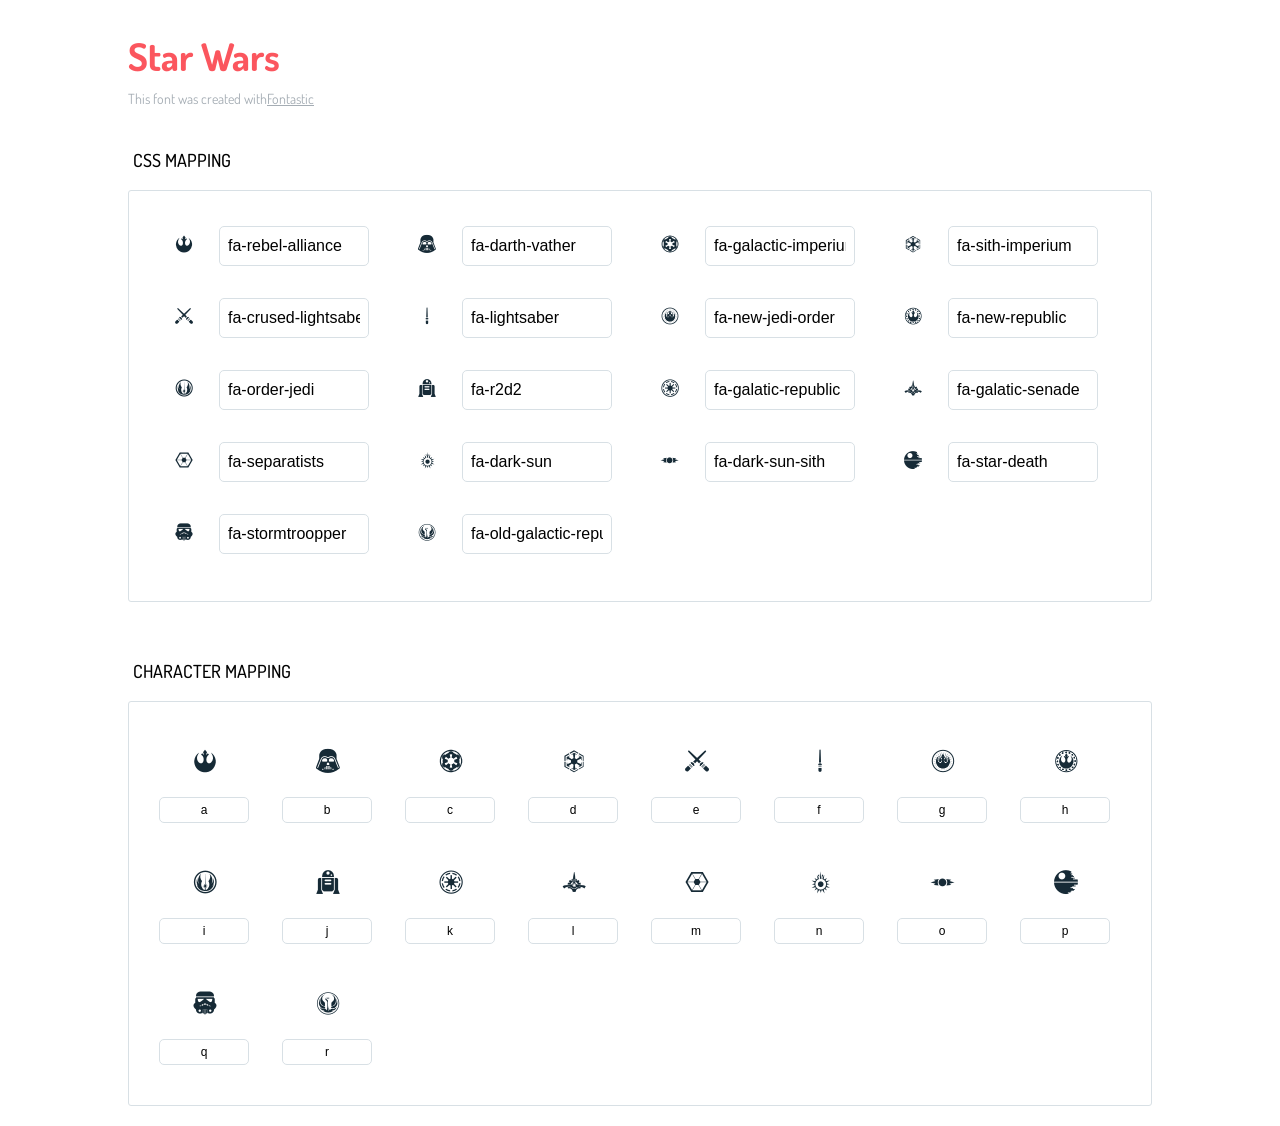
<file: web/lib/star-wars-font-master/icons-reference.html>
<!DOCTYPE html>
<html lang="en">
  <head>
    <meta charset="utf-8">
    <meta http-equiv="X-UA-Compatible" content="IE=edge,chrome=1">
    <meta name="viewport" content="width=device-width,initial-scale=1">
    <title>Iconic Star Wars Font</title>
    <link href="http://fonts.googleapis.com/css?family=Dosis:400,500,700" rel="stylesheet" type="text/css">
    <link rel="stylesheet" href="star-wars.css">
    <style type="text/css">html,body,div,span,applet,object,iframe,h1,h2,h3,h4,h5,h6,p,blockquote,pre,a,abbr,acronym,address,big,cite,code,del,dfn,em,img,ins,kbd,q,s,samp,small,strike,strong,sub,sup,tt,var,dl,dt,dd,ol,ul,li,fieldset,form,label,legend,table,caption,tbody,tfoot,thead,tr,th,td{margin:0;padding:0;border:0;outline:0;font-weight:inherit;font-style:inherit;font-family:inherit;font-size:100%;vertical-align:baseline}body{line-height:1;color:#000;background:#fff}ol,ul{list-style:none}table{border-collapse:separate;border-spacing:0;vertical-align:middle}caption,th,td{text-align:left;font-weight:normal;vertical-align:middle}a img{border:none}*{-webkit-box-sizing:border-box;-moz-box-sizing:border-box;box-sizing:border-box}body{font-family:'Dosis','Tahoma',sans-serif}.container{margin:15px auto;width:80%}h1{margin:40px 0 20px;font-weight:700;font-size:38px;line-height:32px;color:#fb565e}h2{font-size:18px;padding:0 0 21px 5px;margin:45px 0 0 0;text-transform:uppercase;font-weight:500}.small{font-size:14px;color:#a5adb4;}.small a{color:#a5adb4;}.small a:hover{color:#fb565e}.glyphs.character-mapping{margin:0 0 20px 0;padding:20px 0 20px 30px;color:rgba(0,0,0,0.5);border:1px solid #d8e0e5;-webkit-border-radius:3px;border-radius:3px;}.glyphs.character-mapping li{margin:0 30px 20px 0;display:inline-block;width:90px}.glyphs.character-mapping .icon{margin:10px 0 10px 15px;padding:15px;position:relative;width:55px;height:55px;color:#162a36 !important;overflow:hidden;-webkit-border-radius:3px;border-radius:3px;font-size:32px;}.glyphs.character-mapping .icon svg{fill:#000}.glyphs.character-mapping input{margin:0;padding:5px 0;line-height:12px;font-size:12px;display:block;width:100%;border:1px solid #d8e0e5;-webkit-border-radius:5px;border-radius:5px;text-align:center;outline:0;}.glyphs.character-mapping input:focus{border:1px solid #fbde4a;-webkit-box-shadow:inset 0 0 3px #fbde4a;box-shadow:inset 0 0 3px #fbde4a}.glyphs.character-mapping input:hover{-webkit-box-shadow:inset 0 0 3px #fbde4a;box-shadow:inset 0 0 3px #fbde4a}.glyphs.css-mapping{margin:0 0 60px 0;padding:30px 0 20px 30px;color:rgba(0,0,0,0.5);border:1px solid #d8e0e5;-webkit-border-radius:3px;border-radius:3px;}.glyphs.css-mapping li{margin:0 30px 20px 0;padding:0;display:inline-block;overflow:hidden}.glyphs.css-mapping .icon{margin:0;margin-right:10px;padding:13px;height:50px;width:50px;color:#162a36 !important;overflow:hidden;float:left;font-size:24px}.glyphs.css-mapping input{margin:0;margin-top:5px;padding:8px;line-height:16px;font-size:16px;display:block;width:150px;height:40px;border:1px solid #d8e0e5;-webkit-border-radius:5px;border-radius:5px;background:#fff;outline:0;float:right;}.glyphs.css-mapping input:focus{border:1px solid #fbde4a;-webkit-box-shadow:inset 0 0 3px #fbde4a;box-shadow:inset 0 0 3px #fbde4a}.glyphs.css-mapping input:hover{-webkit-box-shadow:inset 0 0 3px #fbde4a;box-shadow:inset 0 0 3px #fbde4a}</style>
  </head>
  <body>
    <div class="container">
      <h1>Star Wars</h1>
      <p class="small">This font was created with<a href="http://fontastic.me/">Fontastic</a></p>
      <h2>CSS mapping</h2>
      <ul class="glyphs css-mapping">
        <li>
          <div class="icon fa-rebel-alliance"></div>
          <input type="text" readonly="readonly" value="fa-rebel-alliance">
        </li>
        <li>
          <div class="icon fa-darth-vather"></div>
          <input type="text" readonly="readonly" value="fa-darth-vather">
        </li>
        <li>
          <div class="icon fa-galactic-imperium"></div>
          <input type="text" readonly="readonly" value="fa-galactic-imperium">
        </li>
        <li>
          <div class="icon fa-sith-imperium"></div>
          <input type="text" readonly="readonly" value="fa-sith-imperium">
        </li>
        <li>
          <div class="icon fa-crused-lightsaber"></div>
          <input type="text" readonly="readonly" value="fa-crused-lightsaber">
        </li>
        <li>
          <div class="icon fa-lightsaber"></div>
          <input type="text" readonly="readonly" value="fa-lightsaber">
        </li>
        <li>
          <div class="icon fa-new-jedi-order"></div>
          <input type="text" readonly="readonly" value="fa-new-jedi-order">
        </li>
        <li>
          <div class="icon fa-new-republic"></div>
          <input type="text" readonly="readonly" value="fa-new-republic">
        </li>
        <li>
          <div class="icon fa-order-jedi"></div>
          <input type="text" readonly="readonly" value="fa-order-jedi">
        </li>
        <li>
          <div class="icon fa-r2d2"></div>
          <input type="text" readonly="readonly" value="fa-r2d2">
        </li>
        <li>
          <div class="icon fa-galatic-republic"></div>
          <input type="text" readonly="readonly" value="fa-galatic-republic">
        </li>
        <li>
          <div class="icon fa-galatic-senade"></div>
          <input type="text" readonly="readonly" value="fa-galatic-senade">
        </li>
        <li>
          <div class="icon fa-separatists"></div>
          <input type="text" readonly="readonly" value="fa-separatists">
        </li>
        <li>
          <div class="icon fa-dark-sun"></div>
          <input type="text" readonly="readonly" value="fa-dark-sun">
        </li>
        <li>
          <div class="icon fa-dark-sun-sith"></div>
          <input type="text" readonly="readonly" value="fa-dark-sun-sith">
        </li>
        <li>
          <div class="icon fa-star-death"></div>
          <input type="text" readonly="readonly" value="fa-star-death">
        </li>
        <li>
          <div class="icon fa-stormtroopper"></div>
          <input type="text" readonly="readonly" value="fa-stormtroopper">
        </li>
        <li>
          <div class="icon fa-old-galactic-republic"></div>
          <input type="text" readonly="readonly" value="fa-old-galactic-republic">
        </li>
      </ul>
      <h2>Character mapping</h2>
      <ul class="glyphs character-mapping">
        <li>
          <div data-icon="a" class="icon"></div>
          <input type="text" readonly="readonly" value="a">
        </li>
        <li>
          <div data-icon="b" class="icon"></div>
          <input type="text" readonly="readonly" value="b">
        </li>
        <li>
          <div data-icon="c" class="icon"></div>
          <input type="text" readonly="readonly" value="c">
        </li>
        <li>
          <div data-icon="d" class="icon"></div>
          <input type="text" readonly="readonly" value="d">
        </li>
        <li>
          <div data-icon="e" class="icon"></div>
          <input type="text" readonly="readonly" value="e">
        </li>
        <li>
          <div data-icon="f" class="icon"></div>
          <input type="text" readonly="readonly" value="f">
        </li>
        <li>
          <div data-icon="g" class="icon"></div>
          <input type="text" readonly="readonly" value="g">
        </li>
        <li>
          <div data-icon="h" class="icon"></div>
          <input type="text" readonly="readonly" value="h">
        </li>
        <li>
          <div data-icon="i" class="icon"></div>
          <input type="text" readonly="readonly" value="i">
        </li>
        <li>
          <div data-icon="j" class="icon"></div>
          <input type="text" readonly="readonly" value="j">
        </li>
        <li>
          <div data-icon="k" class="icon"></div>
          <input type="text" readonly="readonly" value="k">
        </li>
        <li>
          <div data-icon="l" class="icon"></div>
          <input type="text" readonly="readonly" value="l">
        </li>
        <li>
          <div data-icon="m" class="icon"></div>
          <input type="text" readonly="readonly" value="m">
        </li>
        <li>
          <div data-icon="n" class="icon"></div>
          <input type="text" readonly="readonly" value="n">
        </li>
        <li>
          <div data-icon="o" class="icon"></div>
          <input type="text" readonly="readonly" value="o">
        </li>
        <li>
          <div data-icon="p" class="icon"></div>
          <input type="text" readonly="readonly" value="p">
        </li>
        <li>
          <div data-icon="q" class="icon"></div>
          <input type="text" readonly="readonly" value="q">
        </li>
        <li>
          <div data-icon="r" class="icon"></div>
          <input type="text" readonly="readonly" value="r">
        </li>
      </ul>
    </div>
    <script>(function() {
  var glyphs, i, len, ref;

  ref = document.getElementsByClassName('glyphs');
  for (i = 0, len = ref.length; i < len; i++) {
    glyphs = ref[i];
    glyphs.addEventListener('click', function(event) {
      if (event.target.tagName === 'INPUT') {
        return event.target.select();
      }
    });
  }

}).call(this);

    </script>
  </body>
</html>
</file>
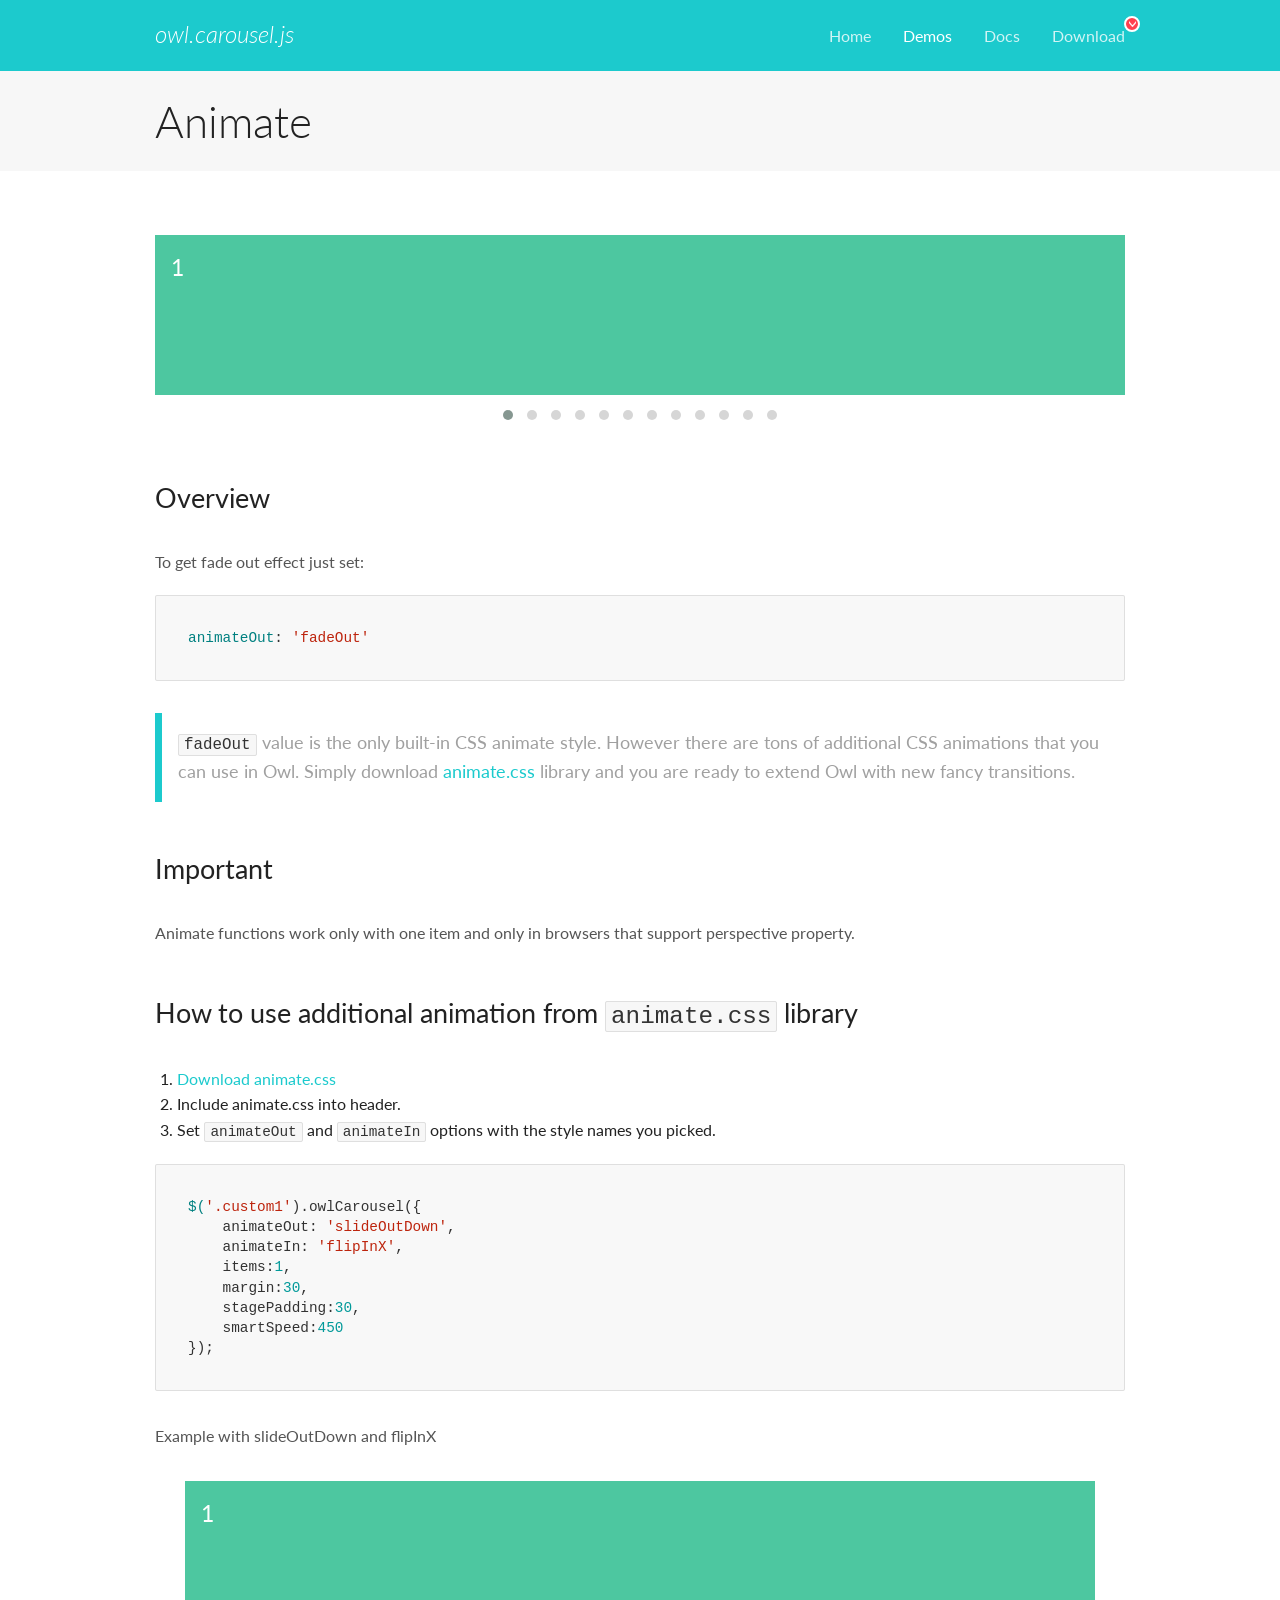
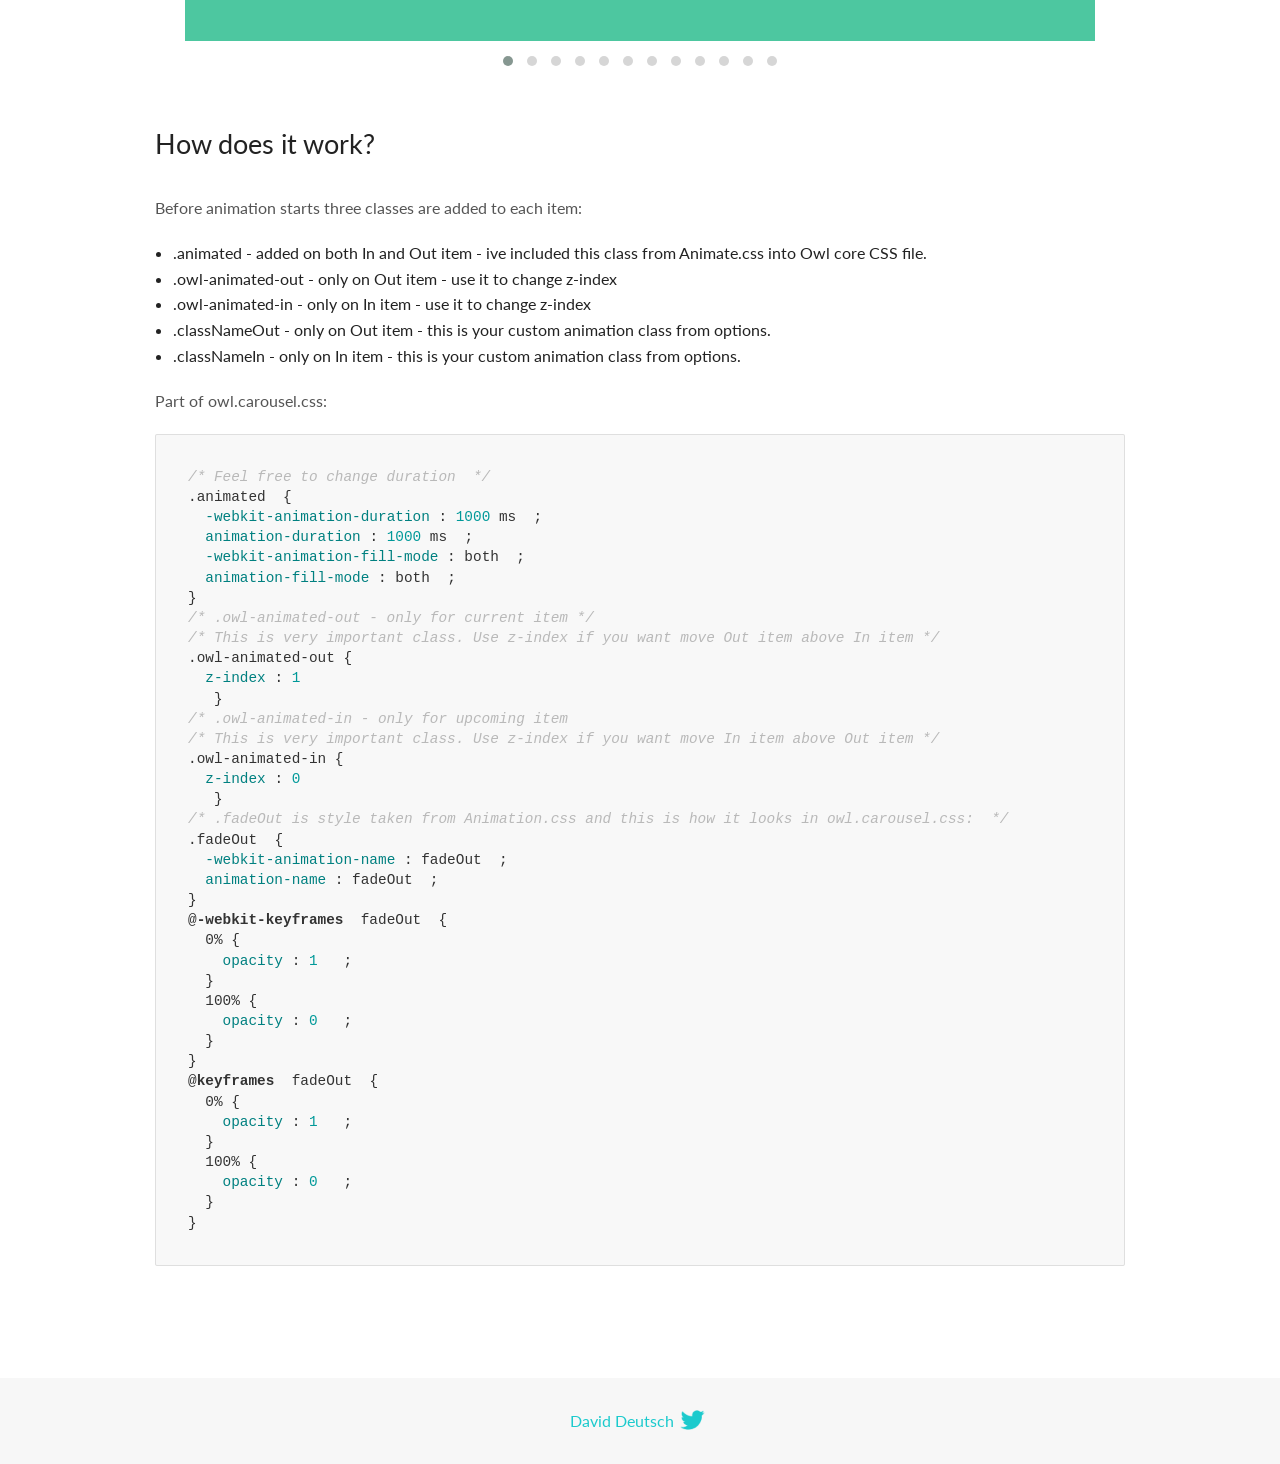
<file: web/lib/OwlCarousel2-2.2.1/docs/demos/animate.html>
<!DOCTYPE html>
<html lang="en">
  <head>

    <!-- head -->
    <meta charset="utf-8">
    <meta name="msapplication-tap-highlight" content="no" />
    <meta name="viewport" content="width=device-width, initial-scale=1.0" />
    <meta name="description" content="Animate carousel">
    <meta name="author" content="David Deutsch">
    <title>
      Animate Demo | Owl Carousel | 2.2.1
    </title>

    <!-- Stylesheets -->
    <link href='https://fonts.googleapis.com/css?family=Lato:300,400,700,400italic,300italic' rel='stylesheet' type='text/css'>
    <link rel="stylesheet" href="../assets/css/docs.theme.min.css">

    <!-- Owl Stylesheets -->
    <link rel="stylesheet" href="../assets/owlcarousel/assets/owl.carousel.min.css">
    <link rel="stylesheet" href="../assets/owlcarousel/assets/owl.theme.default.min.css">

    <!-- HTML5 shim and Respond.js IE8 support of HTML5 elements and media queries -->

    <!--[if lt IE 9]>
      <script src="https://oss.maxcdn.com/libs/html5shiv/3.7.0/html5shiv.js"></script>
      <script src="https://oss.maxcdn.com/libs/respond.js/1.3.0/respond.min.js"></script>
    <![endif]-->

    <!-- Favicons -->
    <link rel="apple-touch-icon-precomposed" sizes="144x144" href="../assets/ico/apple-touch-icon-144-precomposed.png">
    <link rel="shortcut icon" href="../assets/ico/favicon.png">
    <link rel="shortcut icon" href="favicon.ico">

    <!-- Yeah i know js should not be in header. Its required for demos.-->

    <!-- javascript -->
    <script src="../assets/vendors/jquery.min.js"></script>
    <script src="../assets/owlcarousel/owl.carousel.js"></script>
  </head>
  <body>

    <!-- header -->
    <header class="header">
      <div class="row">
        <div class="large-12 columns">
          <div class="brand left">
            <h3>
              <a href="/OwlCarousel2/">owl.carousel.js</a> 
            </h3>
          </div>
          <a id="toggle-nav" class="right">
            <span></span> <span></span> <span></span> 
          </a> 
          <div class="nav-bar">
            <ul class="clearfix">
              <li> <a href="/OwlCarousel2/index.html">Home</a>  </li>
              <li class="active">
                <a href="/OwlCarousel2/demos/demos.html">Demos</a> 
              </li>
              <li> <a href="/OwlCarousel2/docs/started-welcome.html">Docs</a>  </li>
              <li>
                <a href="https://github.com/OwlCarousel2/OwlCarousel2/archive/2.2.1.zip">Download</a> 
                <span class="download"></span> 
              </li>
            </ul>
          </div>
        </div>
      </div>
    </header>

    <!-- title -->
    <section class="title">
      <div class="row">
        <div class="large-12 columns">
          <h1>Animate</h1>
        </div>
      </div>
    </section>

    <!--  Demos -->
    <section id="demos">
      <div class="row">
        <div class="large-12 columns">
          <div class="fadeOut owl-carousel owl-theme">
            <div class="item">
              <h4>1</h4>
            </div>
            <div class="item">
              <h4>2</h4>
            </div>
            <div class="item">
              <h4>3</h4>
            </div>
            <div class="item">
              <h4>4</h4>
            </div>
            <div class="item">
              <h4>5</h4>
            </div>
            <div class="item">
              <h4>6</h4>
            </div>
            <div class="item">
              <h4>7</h4>
            </div>
            <div class="item">
              <h4>8</h4>
            </div>
            <div class="item">
              <h4>9</h4>
            </div>
            <div class="item">
              <h4>10</h4>
            </div>
            <div class="item">
              <h4>11</h4>
            </div>
            <div class="item">
              <h4>12</h4>
            </div>
          </div>
          <h3 id="overview">Overview</h3>
          <p>To get fade out effect just set:</p>
          <pre><code>animateOut: &#39;fadeOut&#39;</code></pre>
          <blockquote>
            <p><code>fadeOut</code> value is the only built-in CSS animate style. However there are tons of additional CSS animations that you can use in Owl. Simply download
              <a href="https://daneden.github.io/animate.css/">animate.css</a>  library and you are ready to extend Owl with new fancy transitions.</p>
          </blockquote>
          <h3 id="important">Important</h3>
          <p>Animate functions work only with one item and only in browsers that support perspective property.</p>
          <h3 id="how-to-use-additional-animation-from-animate-css-library">How to use additional animation from <code>animate.css</code> library</h3>
          <ol>
            <li> <a href="https://daneden.github.io/animate.css/">Download animate.css</a>  </li>
            <li>Include animate.css into header.</li>
            <li>Set <code>animateOut</code> and <code>animateIn</code> options with the style names you picked.</li>
          </ol>
          <pre><code>$(&#39;.custom1&#39;).owlCarousel({
    animateOut: &#39;slideOutDown&#39;,
    animateIn: &#39;flipInX&#39;,
    items:1,
    margin:30,
    stagePadding:30,
    smartSpeed:450
});</code></pre>
          <p>Example with slideOutDown and flipInX</p>
          <div class="custom1 owl-carousel owl-theme">
            <div class="item">
              <h4>1</h4>
            </div>
            <div class="item">
              <h4>2</h4>
            </div>
            <div class="item">
              <h4>3</h4>
            </div>
            <div class="item">
              <h4>4</h4>
            </div>
            <div class="item">
              <h4>5</h4>
            </div>
            <div class="item">
              <h4>6</h4>
            </div>
            <div class="item">
              <h4>7</h4>
            </div>
            <div class="item">
              <h4>8</h4>
            </div>
            <div class="item">
              <h4>9</h4>
            </div>
            <div class="item">
              <h4>10</h4>
            </div>
            <div class="item">
              <h4>11</h4>
            </div>
            <div class="item">
              <h4>12</h4>
            </div>
          </div>
          <h3 id="how-does-it-work-">How does it work?</h3>
          <p>Before animation starts three classes are added to each item:</p>
          <ul>
            <li>.animated - added on both In and Out item - ive included this class from Animate.css into Owl core CSS file.</li>
            <li>.owl-animated-out - only on Out item - use it to change z-index</li>
            <li>.owl-animated-in - only on In item - use it to change z-index</li>
            <li>.classNameOut - only on Out item - this is your custom animation class from options.</li>
            <li>.classNameIn - only on In item - this is your custom animation class from options.</li>
          </ul>
          <p>Part of owl.carousel.css:</p>
          <pre><code class="language-css"><span class="comment">/* Feel free to change duration  */</span> 
<span class="class">.animated</span>  <span class="rules">{
  <span class="rule"><span class="attribute">-webkit-animation-duration</span> :<span class="value"> <span class="number">1000</span> ms</span> </span> ;
  <span class="rule"><span class="attribute">animation-duration</span> :<span class="value"> <span class="number">1000</span> ms</span> </span> ;
  <span class="rule"><span class="attribute">-webkit-animation-fill-mode</span> :<span class="value"> both</span> </span> ;
  <span class="rule"><span class="attribute">animation-fill-mode</span> :<span class="value"> both</span> </span> ;
<span class="rule">}</span> </span> 
<span class="comment">/* .owl-animated-out - only for current item */</span> 
<span class="comment">/* This is very important class. Use z-index if you want move Out item above In item */</span> 
<span class="class">.owl-animated-out</span> <span class="rules">{
  <span class="rule"><span class="attribute">z-index</span> :<span class="value"> <span class="number">1</span> 
</span> </span> </span> }
<span class="comment">/* .owl-animated-in - only for upcoming item
/* This is very important class. Use z-index if you want move In item above Out item */</span> 
<span class="class">.owl-animated-in</span> <span class="rules">{
  <span class="rule"><span class="attribute">z-index</span> :<span class="value"> <span class="number">0</span> 
</span> </span> </span> }
<span class="comment">/* .fadeOut is style taken from Animation.css and this is how it looks in owl.carousel.css:  */</span> 
<span class="class">.fadeOut</span>  <span class="rules">{
  <span class="rule"><span class="attribute">-webkit-animation-name</span> :<span class="value"> fadeOut</span> </span> ;
  <span class="rule"><span class="attribute">animation-name</span> :<span class="value"> fadeOut</span> </span> ;
<span class="rule">}</span> </span> 
<span class="at_rule">@<span class="keyword">-webkit-keyframes</span>  fadeOut </span> {
  0% <span class="rules">{
    <span class="rule"><span class="attribute">opacity</span> :<span class="value"> <span class="number">1</span> </span> </span> ;
  <span class="rule">}</span> </span> 
  100% <span class="rules">{
    <span class="rule"><span class="attribute">opacity</span> :<span class="value"> <span class="number">0</span> </span> </span> ;
  <span class="rule">}</span> </span> 
}
<span class="at_rule">@<span class="keyword">keyframes</span>  fadeOut </span> {
  0% <span class="rules">{
    <span class="rule"><span class="attribute">opacity</span> :<span class="value"> <span class="number">1</span> </span> </span> ;
  <span class="rule">}</span> </span> 
  100% <span class="rules">{
    <span class="rule"><span class="attribute">opacity</span> :<span class="value"> <span class="number">0</span> </span> </span> ;
  <span class="rule">}</span> </span> 
}</code></pre>
          <link rel="stylesheet" href="../assets/css/animate.css">
          <script>
            jQuery(document).ready(function($) {
              $('.fadeOut').owlCarousel({
                items: 1,
                animateOut: 'fadeOut',
                loop: true,
                margin: 10,
              });
              $('.custom1').owlCarousel({
                animateOut: 'slideOutDown',
                animateIn: 'flipInX',
                items: 1,
                margin: 30,
                stagePadding: 30,
                smartSpeed: 450
              });
            });
          </script>
        </div>
      </div>
    </section>

    <!-- footer -->
    <footer class="footer">
      <div class="row">
        <div class="large-12 columns">
          <h5>
            <a href="/OwlCarousel2/docs/support-contact.html">David Deutsch</a> 
            <a id="custom-tweet-button" href="https://twitter.com/share?url=https://github.com/OwlCarousel2/OwlCarousel2&text=Owl Carousel - This is so awesome! " target="_blank"></a> 
          </h5>
        </div>
      </div>
    </footer>

    <!-- vendors -->
    <script src="../assets/vendors/highlight.js"></script>
    <script src="../assets/js/app.js"></script>
  </body>
</html>
</file>
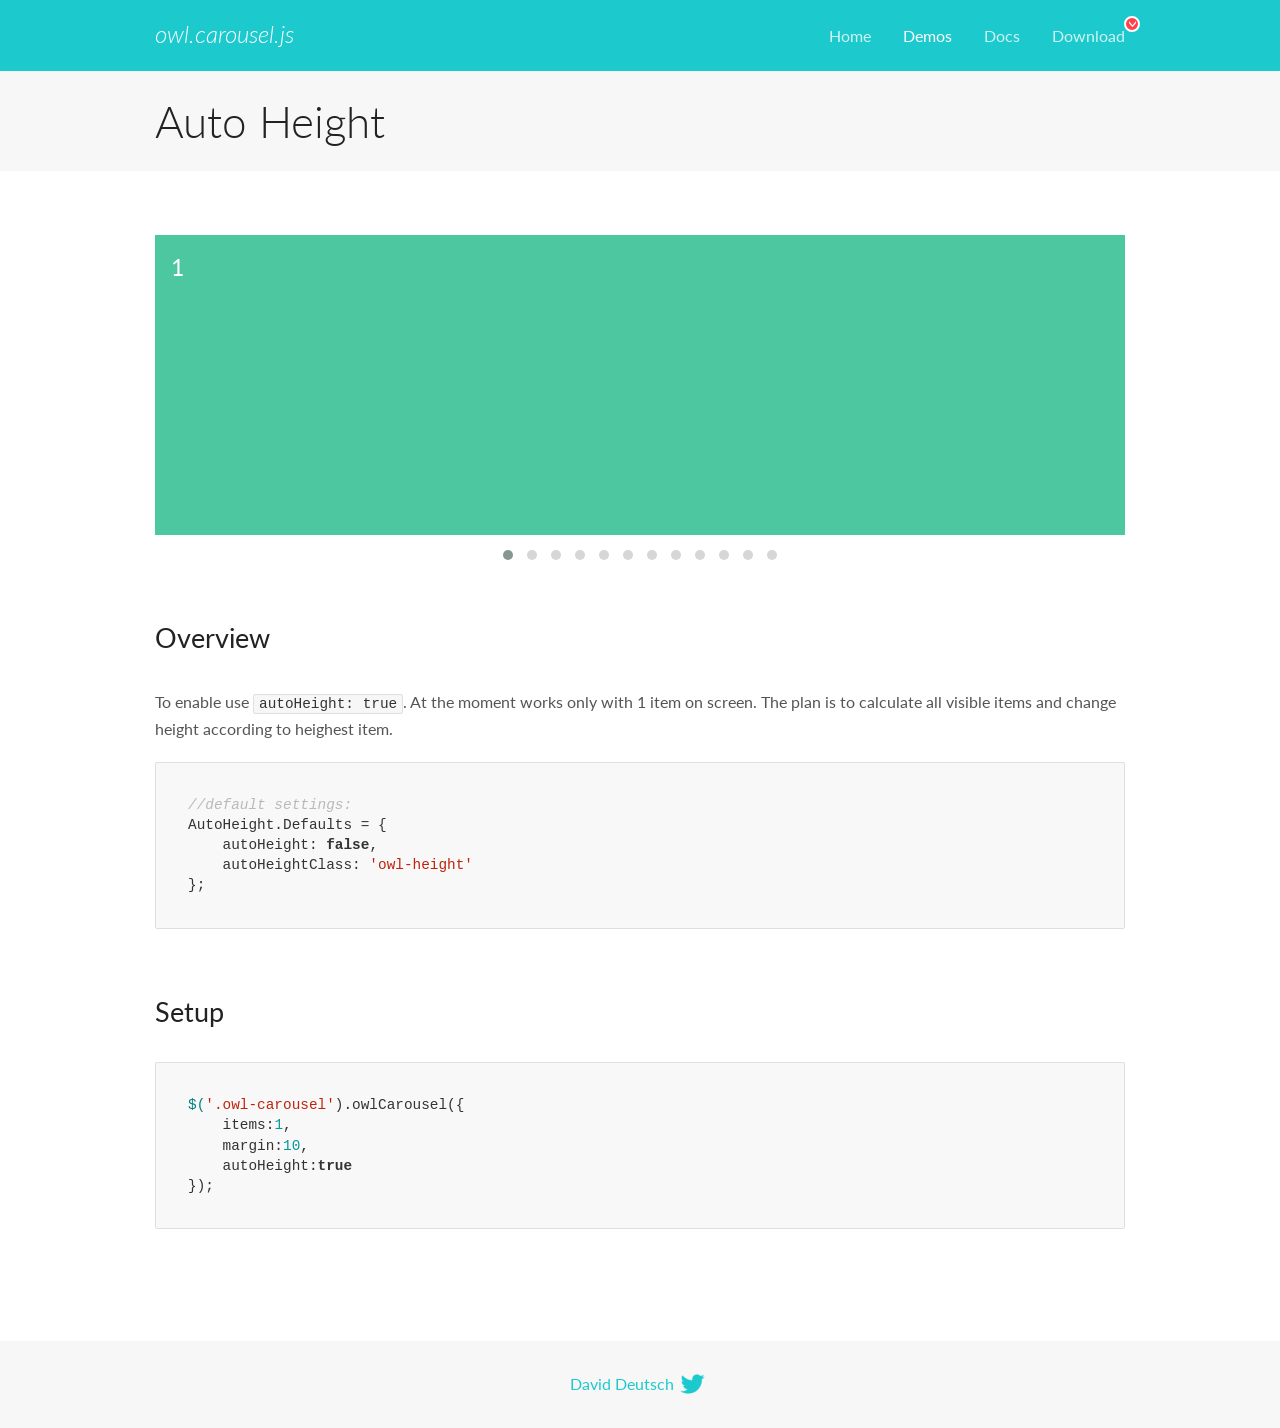
<file: web/lib/OwlCarousel2-2.2.1/docs/demos/autoheight.html>
<!DOCTYPE html>
<html lang="en">
  <head>

    <!-- head -->
    <meta charset="utf-8">
    <meta name="msapplication-tap-highlight" content="no" />
    <meta name="viewport" content="width=device-width, initial-scale=1.0" />
    <meta name="description" content="autoHeight usage demo">
    <meta name="author" content="David Deutsch">
    <title>
      Auto Height Demo | Owl Carousel | 2.2.1
    </title>

    <!-- Stylesheets -->
    <link href='https://fonts.googleapis.com/css?family=Lato:300,400,700,400italic,300italic' rel='stylesheet' type='text/css'>
    <link rel="stylesheet" href="../assets/css/docs.theme.min.css">

    <!-- Owl Stylesheets -->
    <link rel="stylesheet" href="../assets/owlcarousel/assets/owl.carousel.min.css">
    <link rel="stylesheet" href="../assets/owlcarousel/assets/owl.theme.default.min.css">

    <!-- HTML5 shim and Respond.js IE8 support of HTML5 elements and media queries -->

    <!--[if lt IE 9]>
      <script src="https://oss.maxcdn.com/libs/html5shiv/3.7.0/html5shiv.js"></script>
      <script src="https://oss.maxcdn.com/libs/respond.js/1.3.0/respond.min.js"></script>
    <![endif]-->

    <!-- Favicons -->
    <link rel="apple-touch-icon-precomposed" sizes="144x144" href="../assets/ico/apple-touch-icon-144-precomposed.png">
    <link rel="shortcut icon" href="../assets/ico/favicon.png">
    <link rel="shortcut icon" href="favicon.ico">

    <!-- Yeah i know js should not be in header. Its required for demos.-->

    <!-- javascript -->
    <script src="../assets/vendors/jquery.min.js"></script>
    <script src="../assets/owlcarousel/owl.carousel.js"></script>
  </head>
  <body>

    <!-- header -->
    <header class="header">
      <div class="row">
        <div class="large-12 columns">
          <div class="brand left">
            <h3>
              <a href="/OwlCarousel2/">owl.carousel.js</a> 
            </h3>
          </div>
          <a id="toggle-nav" class="right">
            <span></span> <span></span> <span></span> 
          </a> 
          <div class="nav-bar">
            <ul class="clearfix">
              <li> <a href="/OwlCarousel2/index.html">Home</a>  </li>
              <li class="active">
                <a href="/OwlCarousel2/demos/demos.html">Demos</a> 
              </li>
              <li> <a href="/OwlCarousel2/docs/started-welcome.html">Docs</a>  </li>
              <li>
                <a href="https://github.com/OwlCarousel2/OwlCarousel2/archive/2.2.1.zip">Download</a> 
                <span class="download"></span> 
              </li>
            </ul>
          </div>
        </div>
      </div>
    </header>

    <!-- title -->
    <section class="title">
      <div class="row">
        <div class="large-12 columns">
          <h1>Auto Height</h1>
        </div>
      </div>
    </section>

    <!--  Demos -->
    <section id="demos">
      <div class="row">
        <div class="large-12 columns">
          <div class="owl-carousel owl-theme">
            <div class="item" style="height:300px">
              <h4>1</h4>
            </div>
            <div class="item" style="height:100px">
              <h4>2</h4>
            </div>
            <div class="item" style="height:500px">
              <h4>3</h4>
            </div>
            <div class="item" style="height:250px">
              <h4>4</h4>
            </div>
            <div class="item" style="height:400px">
              <h4>5</h4>
            </div>
            <div class="item" style="height:500px">
              <h4>6</h4>
            </div>
            <div class="item" style="height:600px">
              <h4>7</h4>
            </div>
            <div class="item" style="height:400px">
              <h4>8</h4>
            </div>
            <div class="item" style="height:300px">
              <h4>9</h4>
            </div>
            <div class="item" style="height:350px">
              <h4>10</h4>
            </div>
            <div class="item" style="height:200px">
              <h4>11</h4>
            </div>
            <div class="item" style="height:150px">
              <h4>12</h4>
            </div>
          </div>
          <h3 id="overview">Overview</h3>
          <p>To enable use <code>autoHeight: true</code>. At the moment works only with 1 item on screen. The plan is to calculate all visible items and change height according to heighest item.</p>
          <pre><code>//default settings:
AutoHeight.Defaults = {
    autoHeight: false,
    autoHeightClass: &#39;owl-height&#39;
};</code></pre>
          <h3 id="setup">Setup</h3>
          <pre><code>$(&#39;.owl-carousel&#39;).owlCarousel({
    items:1,
    margin:10,
    autoHeight:true
});</code></pre>
          <script>
            $(document).ready(function() {
              $('.owl-carousel').owlCarousel({
                items: 1,
                margin: 10,
                autoHeight: true
              });
            })
          </script>
        </div>
      </div>
    </section>

    <!-- footer -->
    <footer class="footer">
      <div class="row">
        <div class="large-12 columns">
          <h5>
            <a href="/OwlCarousel2/docs/support-contact.html">David Deutsch</a> 
            <a id="custom-tweet-button" href="https://twitter.com/share?url=https://github.com/OwlCarousel2/OwlCarousel2&text=Owl Carousel - This is so awesome! " target="_blank"></a> 
          </h5>
        </div>
      </div>
    </footer>

    <!-- vendors -->
    <script src="../assets/vendors/highlight.js"></script>
    <script src="../assets/js/app.js"></script>
  </body>
</html>
</file>
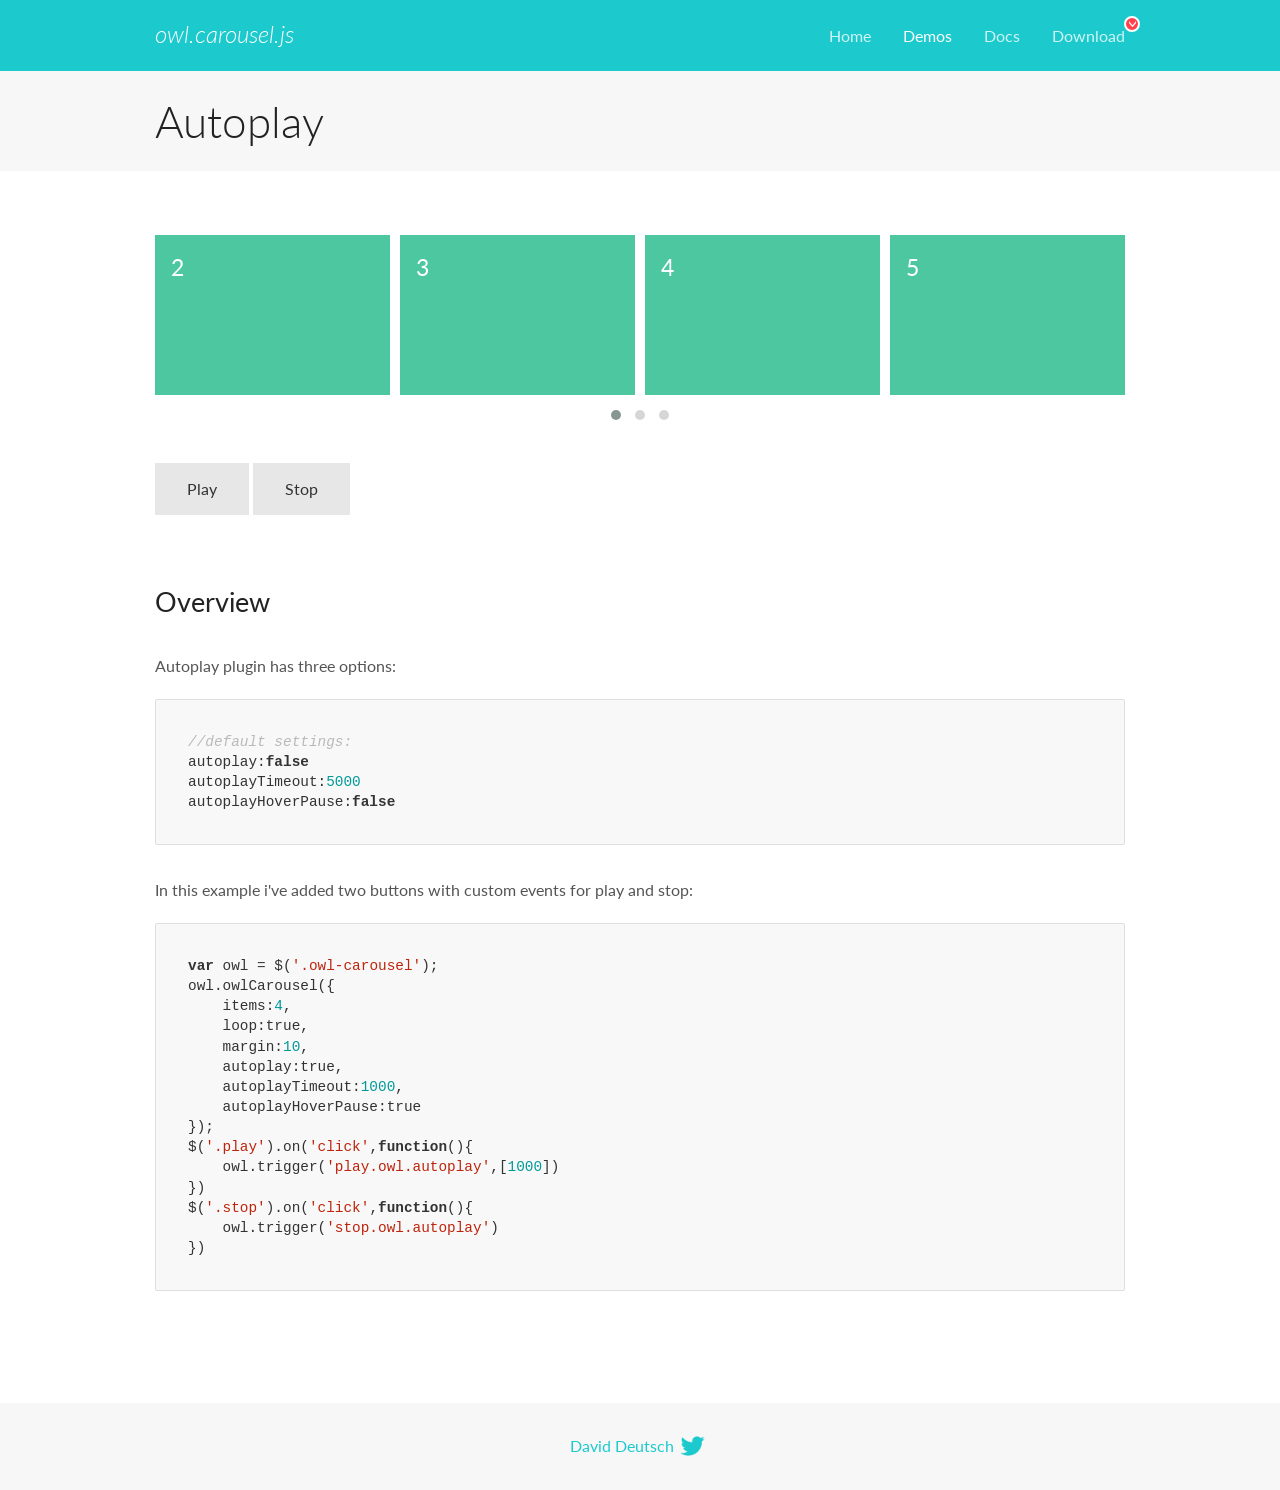
<file: web/lib/OwlCarousel2-2.2.1/docs/demos/autoplay.html>
<!DOCTYPE html>
<html lang="en">
  <head>

    <!-- head -->
    <meta charset="utf-8">
    <meta name="msapplication-tap-highlight" content="no" />
    <meta name="viewport" content="width=device-width, initial-scale=1.0" />
    <meta name="description" content="Autoplay usage demo">
    <meta name="author" content="David Deutsch">
    <title>
      Autoplay Demo | Owl Carousel | 2.2.1
    </title>

    <!-- Stylesheets -->
    <link href='https://fonts.googleapis.com/css?family=Lato:300,400,700,400italic,300italic' rel='stylesheet' type='text/css'>
    <link rel="stylesheet" href="../assets/css/docs.theme.min.css">

    <!-- Owl Stylesheets -->
    <link rel="stylesheet" href="../assets/owlcarousel/assets/owl.carousel.min.css">
    <link rel="stylesheet" href="../assets/owlcarousel/assets/owl.theme.default.min.css">

    <!-- HTML5 shim and Respond.js IE8 support of HTML5 elements and media queries -->

    <!--[if lt IE 9]>
      <script src="https://oss.maxcdn.com/libs/html5shiv/3.7.0/html5shiv.js"></script>
      <script src="https://oss.maxcdn.com/libs/respond.js/1.3.0/respond.min.js"></script>
    <![endif]-->

    <!-- Favicons -->
    <link rel="apple-touch-icon-precomposed" sizes="144x144" href="../assets/ico/apple-touch-icon-144-precomposed.png">
    <link rel="shortcut icon" href="../assets/ico/favicon.png">
    <link rel="shortcut icon" href="favicon.ico">

    <!-- Yeah i know js should not be in header. Its required for demos.-->

    <!-- javascript -->
    <script src="../assets/vendors/jquery.min.js"></script>
    <script src="../assets/owlcarousel/owl.carousel.js"></script>
  </head>
  <body>

    <!-- header -->
    <header class="header">
      <div class="row">
        <div class="large-12 columns">
          <div class="brand left">
            <h3>
              <a href="/OwlCarousel2/">owl.carousel.js</a> 
            </h3>
          </div>
          <a id="toggle-nav" class="right">
            <span></span> <span></span> <span></span> 
          </a> 
          <div class="nav-bar">
            <ul class="clearfix">
              <li> <a href="/OwlCarousel2/index.html">Home</a>  </li>
              <li class="active">
                <a href="/OwlCarousel2/demos/demos.html">Demos</a> 
              </li>
              <li> <a href="/OwlCarousel2/docs/started-welcome.html">Docs</a>  </li>
              <li>
                <a href="https://github.com/OwlCarousel2/OwlCarousel2/archive/2.2.1.zip">Download</a> 
                <span class="download"></span> 
              </li>
            </ul>
          </div>
        </div>
      </div>
    </header>

    <!-- title -->
    <section class="title">
      <div class="row">
        <div class="large-12 columns">
          <h1>Autoplay</h1>
        </div>
      </div>
    </section>

    <!--  Demos -->
    <section id="demos">
      <div class="row">
        <div class="large-12 columns">
          <div class="owl-carousel owl-theme">
            <div class="item">
              <h4>1</h4>
            </div>
            <div class="item">
              <h4>2</h4>
            </div>
            <div class="item">
              <h4>3</h4>
            </div>
            <div class="item">
              <h4>4</h4>
            </div>
            <div class="item">
              <h4>5</h4>
            </div>
            <div class="item">
              <h4>6</h4>
            </div>
            <div class="item">
              <h4>7</h4>
            </div>
            <div class="item">
              <h4>8</h4>
            </div>
            <div class="item">
              <h4>9</h4>
            </div>
            <div class="item">
              <h4>10</h4>
            </div>
            <div class="item">
              <h4>11</h4>
            </div>
            <div class="item">
              <h4>12</h4>
            </div>
          </div>
          <a class="button secondary play">Play</a> 
          <a class="button secondary stop">Stop</a> 
          <h3 id="overview">Overview</h3>
          <p>Autoplay plugin has three options:</p>
          <pre><code>//default settings:
autoplay:false
autoplayTimeout:5000
autoplayHoverPause:false</code></pre>
          <p>In this example i&#39;ve added two buttons with custom events for play and stop:</p>
          <pre><code>var owl = $(&#39;.owl-carousel&#39;);
owl.owlCarousel({
    items:4,
    loop:true,
    margin:10,
    autoplay:true,
    autoplayTimeout:1000,
    autoplayHoverPause:true
});
$(&#39;.play&#39;).on(&#39;click&#39;,function(){
    owl.trigger(&#39;play.owl.autoplay&#39;,[1000])
})
$(&#39;.stop&#39;).on(&#39;click&#39;,function(){
    owl.trigger(&#39;stop.owl.autoplay&#39;)
})</code></pre>
          <script>
            $(document).ready(function() {
              var owl = $('.owl-carousel');
              owl.owlCarousel({
                items: 4,
                loop: true,
                margin: 10,
                autoplay: true,
                autoplayTimeout: 1000,
                autoplayHoverPause: true
              });
              $('.play').on('click', function() {
                owl.trigger('play.owl.autoplay', [1000])
              })
              $('.stop').on('click', function() {
                owl.trigger('stop.owl.autoplay')
              })
            })
          </script>
        </div>
      </div>
    </section>

    <!-- footer -->
    <footer class="footer">
      <div class="row">
        <div class="large-12 columns">
          <h5>
            <a href="/OwlCarousel2/docs/support-contact.html">David Deutsch</a> 
            <a id="custom-tweet-button" href="https://twitter.com/share?url=https://github.com/OwlCarousel2/OwlCarousel2&text=Owl Carousel - This is so awesome! " target="_blank"></a> 
          </h5>
        </div>
      </div>
    </footer>

    <!-- vendors -->
    <script src="../assets/vendors/highlight.js"></script>
    <script src="../assets/js/app.js"></script>
  </body>
</html>
</file>
<file: web/lib/typed.js/docs/assets/bass.css>
/*! Basscss | http://basscss.com | MIT License */

.h1{ font-size: 2rem }
.h2{ font-size: 1.5rem }
.h3{ font-size: 1.25rem }
.h4{ font-size: 1rem }
.h5{ font-size: .875rem }
.h6{ font-size: .75rem }

.font-family-inherit{ font-family:inherit }
.font-size-inherit{ font-size:inherit }
.text-decoration-none{ text-decoration:none }

.bold{ font-weight: bold; font-weight: bold }
.regular{ font-weight:normal }
.italic{ font-style:italic }
.caps{ text-transform:uppercase; letter-spacing: .2em; }

.left-align{ text-align:left }
.center{ text-align:center }
.right-align{ text-align:right }
.justify{ text-align:justify }

.nowrap{ white-space:nowrap }
.break-word{ word-wrap:break-word }

.line-height-1{ line-height: 1 }
.line-height-2{ line-height: 1.125 }
.line-height-3{ line-height: 1.25 }
.line-height-4{ line-height: 1.5 }

.list-style-none{ list-style:none }
.underline{ text-decoration:underline }

.truncate{
  max-width:100%;
  overflow:hidden;
  text-overflow:ellipsis;
  white-space:nowrap;
}

.list-reset{
  list-style:none;
  padding-left:0;
}

.inline{ display:inline }
.block{ display:block }
.inline-block{ display:inline-block }
.table{ display:table }
.table-cell{ display:table-cell }

.overflow-hidden{ overflow:hidden }
.overflow-scroll{ overflow:scroll }
.overflow-auto{ overflow:auto }

.clearfix:before,
.clearfix:after{
  content:" ";
  display:table
}
.clearfix:after{ clear:both }

.left{ float:left }
.right{ float:right }

.fit{ max-width:100% }

.max-width-1{ max-width: 24rem }
.max-width-2{ max-width: 32rem }
.max-width-3{ max-width: 48rem }
.max-width-4{ max-width: 64rem }

.border-box{ box-sizing:border-box }

.align-baseline{ vertical-align:baseline }
.align-top{ vertical-align:top }
.align-middle{ vertical-align:middle }
.align-bottom{ vertical-align:bottom }

.m0{ margin:0 }
.mt0{ margin-top:0 }
.mr0{ margin-right:0 }
.mb0{ margin-bottom:0 }
.ml0{ margin-left:0 }
.mx0{ margin-left:0; margin-right:0 }
.my0{ margin-top:0; margin-bottom:0 }

.m1{ margin: .5rem }
.mt1{ margin-top: .5rem }
.mr1{ margin-right: .5rem }
.mb1{ margin-bottom: .5rem }
.ml1{ margin-left: .5rem }
.mx1{ margin-left: .5rem; margin-right: .5rem }
.my1{ margin-top: .5rem; margin-bottom: .5rem }

.m2{ margin: 1rem }
.mt2{ margin-top: 1rem }
.mr2{ margin-right: 1rem }
.mb2{ margin-bottom: 1rem }
.ml2{ margin-left: 1rem }
.mx2{ margin-left: 1rem; margin-right: 1rem }
.my2{ margin-top: 1rem; margin-bottom: 1rem }

.m3{ margin: 2rem }
.mt3{ margin-top: 2rem }
.mr3{ margin-right: 2rem }
.mb3{ margin-bottom: 2rem }
.ml3{ margin-left: 2rem }
.mx3{ margin-left: 2rem; margin-right: 2rem }
.my3{ margin-top: 2rem; margin-bottom: 2rem }

.m4{ margin: 4rem }
.mt4{ margin-top: 4rem }
.mr4{ margin-right: 4rem }
.mb4{ margin-bottom: 4rem }
.ml4{ margin-left: 4rem }
.mx4{ margin-left: 4rem; margin-right: 4rem }
.my4{ margin-top: 4rem; margin-bottom: 4rem }

.mxn1{ margin-left: -.5rem; margin-right: -.5rem; }
.mxn2{ margin-left: -1rem; margin-right: -1rem; }
.mxn3{ margin-left: -2rem; margin-right: -2rem; }
.mxn4{ margin-left: -4rem; margin-right: -4rem; }

.ml-auto{ margin-left:auto }
.mr-auto{ margin-right:auto }
.mx-auto{ margin-left:auto; margin-right:auto; }

.p0{ padding:0 }
.pt0{ padding-top:0 }
.pr0{ padding-right:0 }
.pb0{ padding-bottom:0 }
.pl0{ padding-left:0 }
.px0{ padding-left:0; padding-right:0 }
.py0{ padding-top:0;  padding-bottom:0 }

.p1{ padding: .5rem }
.pt1{ padding-top: .5rem }
.pr1{ padding-right: .5rem }
.pb1{ padding-bottom: .5rem }
.pl1{ padding-left: .5rem }
.py1{ padding-top: .5rem; padding-bottom: .5rem }
.px1{ padding-left: .5rem; padding-right: .5rem }

.p2{ padding: 1rem }
.pt2{ padding-top: 1rem }
.pr2{ padding-right: 1rem }
.pb2{ padding-bottom: 1rem }
.pl2{ padding-left: 1rem }
.py2{ padding-top: 1rem; padding-bottom: 1rem }
.px2{ padding-left: 1rem; padding-right: 1rem }

.p3{ padding: 2rem }
.pt3{ padding-top: 2rem }
.pr3{ padding-right: 2rem }
.pb3{ padding-bottom: 2rem }
.pl3{ padding-left: 2rem }
.py3{ padding-top: 2rem; padding-bottom: 2rem }
.px3{ padding-left: 2rem; padding-right: 2rem }

.p4{ padding: 4rem }
.pt4{ padding-top: 4rem }
.pr4{ padding-right: 4rem }
.pb4{ padding-bottom: 4rem }
.pl4{ padding-left: 4rem }
.py4{ padding-top: 4rem; padding-bottom: 4rem }
.px4{ padding-left: 4rem; padding-right: 4rem }

.col{
  float:left;
  box-sizing:border-box;
}

.col-right{
  float:right;
  box-sizing:border-box;
}

.col-1{
  width:8.33333%;
}

.col-2{
  width:16.66667%;
}

.col-3{
  width:25%;
}

.col-4{
  width:33.33333%;
}

.col-5{
  width:41.66667%;
}

.col-6{
  width:50%;
}

.col-7{
  width:58.33333%;
}

.col-8{
  width:66.66667%;
}

.col-9{
  width:75%;
}

.col-10{
  width:83.33333%;
}

.col-11{
  width:91.66667%;
}

.col-12{
  width:100%;
}
@media (min-width: 40em){

  .sm-col{
    float:left;
    box-sizing:border-box;
  }

  .sm-col-right{
    float:right;
    box-sizing:border-box;
  }

  .sm-col-1{
    width:8.33333%;
  }

  .sm-col-2{
    width:16.66667%;
  }

  .sm-col-3{
    width:25%;
  }

  .sm-col-4{
    width:33.33333%;
  }

  .sm-col-5{
    width:41.66667%;
  }

  .sm-col-6{
    width:50%;
  }

  .sm-col-7{
    width:58.33333%;
  }

  .sm-col-8{
    width:66.66667%;
  }

  .sm-col-9{
    width:75%;
  }

  .sm-col-10{
    width:83.33333%;
  }

  .sm-col-11{
    width:91.66667%;
  }

  .sm-col-12{
    width:100%;
  }

}
@media (min-width: 52em){

  .md-col{
    float:left;
    box-sizing:border-box;
  }

  .md-col-right{
    float:right;
    box-sizing:border-box;
  }

  .md-col-1{
    width:8.33333%;
  }

  .md-col-2{
    width:16.66667%;
  }

  .md-col-3{
    width:25%;
  }

  .md-col-4{
    width:33.33333%;
  }

  .md-col-5{
    width:41.66667%;
  }

  .md-col-6{
    width:50%;
  }

  .md-col-7{
    width:58.33333%;
  }

  .md-col-8{
    width:66.66667%;
  }

  .md-col-9{
    width:75%;
  }

  .md-col-10{
    width:83.33333%;
  }

  .md-col-11{
    width:91.66667%;
  }

  .md-col-12{
    width:100%;
  }

}
@media (min-width: 64em){

  .lg-col{
    float:left;
    box-sizing:border-box;
  }

  .lg-col-right{
    float:right;
    box-sizing:border-box;
  }

  .lg-col-1{
    width:8.33333%;
  }

  .lg-col-2{
    width:16.66667%;
  }

  .lg-col-3{
    width:25%;
  }

  .lg-col-4{
    width:33.33333%;
  }

  .lg-col-5{
    width:41.66667%;
  }

  .lg-col-6{
    width:50%;
  }

  .lg-col-7{
    width:58.33333%;
  }

  .lg-col-8{
    width:66.66667%;
  }

  .lg-col-9{
    width:75%;
  }

  .lg-col-10{
    width:83.33333%;
  }

  .lg-col-11{
    width:91.66667%;
  }

  .lg-col-12{
    width:100%;
  }

}
.flex{ display:-webkit-box; display:-webkit-flex; display:-ms-flexbox; display:flex }

@media (min-width: 40em){
  .sm-flex{ display:-webkit-box; display:-webkit-flex; display:-ms-flexbox; display:flex }
}

@media (min-width: 52em){
  .md-flex{ display:-webkit-box; display:-webkit-flex; display:-ms-flexbox; display:flex }
}

@media (min-width: 64em){
  .lg-flex{ display:-webkit-box; display:-webkit-flex; display:-ms-flexbox; display:flex }
}

.flex-column{ -webkit-box-orient:vertical; -webkit-box-direction:normal; -webkit-flex-direction:column; -ms-flex-direction:column; flex-direction:column }
.flex-wrap{ -webkit-flex-wrap:wrap; -ms-flex-wrap:wrap; flex-wrap:wrap }

.items-start{ -webkit-box-align:start; -webkit-align-items:flex-start; -ms-flex-align:start; -ms-grid-row-align:flex-start; align-items:flex-start }
.items-end{ -webkit-box-align:end; -webkit-align-items:flex-end; -ms-flex-align:end; -ms-grid-row-align:flex-end; align-items:flex-end }
.items-center{ -webkit-box-align:center; -webkit-align-items:center; -ms-flex-align:center; -ms-grid-row-align:center; align-items:center }
.items-baseline{ -webkit-box-align:baseline; -webkit-align-items:baseline; -ms-flex-align:baseline; -ms-grid-row-align:baseline; align-items:baseline }
.items-stretch{ -webkit-box-align:stretch; -webkit-align-items:stretch; -ms-flex-align:stretch; -ms-grid-row-align:stretch; align-items:stretch }

.self-start{ -webkit-align-self:flex-start; -ms-flex-item-align:start; align-self:flex-start }
.self-end{ -webkit-align-self:flex-end; -ms-flex-item-align:end; align-self:flex-end }
.self-center{ -webkit-align-self:center; -ms-flex-item-align:center; align-self:center }
.self-baseline{ -webkit-align-self:baseline; -ms-flex-item-align:baseline; align-self:baseline }
.self-stretch{ -webkit-align-self:stretch; -ms-flex-item-align:stretch; align-self:stretch }

.justify-start{ -webkit-box-pack:start; -webkit-justify-content:flex-start; -ms-flex-pack:start; justify-content:flex-start }
.justify-end{ -webkit-box-pack:end; -webkit-justify-content:flex-end; -ms-flex-pack:end; justify-content:flex-end }
.justify-center{ -webkit-box-pack:center; -webkit-justify-content:center; -ms-flex-pack:center; justify-content:center }
.justify-between{ -webkit-box-pack:justify; -webkit-justify-content:space-between; -ms-flex-pack:justify; justify-content:space-between }
.justify-around{ -webkit-justify-content:space-around; -ms-flex-pack:distribute; justify-content:space-around }

.content-start{ -webkit-align-content:flex-start; -ms-flex-line-pack:start; align-content:flex-start }
.content-end{ -webkit-align-content:flex-end; -ms-flex-line-pack:end; align-content:flex-end }
.content-center{ -webkit-align-content:center; -ms-flex-line-pack:center; align-content:center }
.content-between{ -webkit-align-content:space-between; -ms-flex-line-pack:justify; align-content:space-between }
.content-around{ -webkit-align-content:space-around; -ms-flex-line-pack:distribute; align-content:space-around }
.content-stretch{ -webkit-align-content:stretch; -ms-flex-line-pack:stretch; align-content:stretch }
.flex-auto{
  -webkit-box-flex:1;
  -webkit-flex:1 1 auto;
      -ms-flex:1 1 auto;
          flex:1 1 auto;
  min-width:0;
  min-height:0;
}
.flex-none{ -webkit-box-flex:0; -webkit-flex:none; -ms-flex:none; flex:none }

.order-0{ -webkit-box-ordinal-group:1; -webkit-order:0; -ms-flex-order:0; order:0 }
.order-1{ -webkit-box-ordinal-group:2; -webkit-order:1; -ms-flex-order:1; order:1 }
.order-2{ -webkit-box-ordinal-group:3; -webkit-order:2; -ms-flex-order:2; order:2 }
.order-3{ -webkit-box-ordinal-group:4; -webkit-order:3; -ms-flex-order:3; order:3 }
.order-last{ -webkit-box-ordinal-group:100000; -webkit-order:99999; -ms-flex-order:99999; order:99999 }

.relative{ position:relative }
.absolute{ position:absolute }
.fixed{ position:fixed }

.top-0{ top:0 }
.right-0{ right:0 }
.bottom-0{ bottom:0 }
.left-0{ left:0 }

.z1{ z-index: 1 }
.z2{ z-index: 2 }
.z3{ z-index: 3 }
.z4{ z-index: 4 }

.border{
  border-style:solid;
  border-width: 1px;
}

.border-top{
  border-top-style:solid;
  border-top-width: 1px;
}

.border-right{
  border-right-style:solid;
  border-right-width: 1px;
}

.border-bottom{
  border-bottom-style:solid;
  border-bottom-width: 1px;
}

.border-left{
  border-left-style:solid;
  border-left-width: 1px;
}

.border-none{ border:0 }

.rounded{ border-radius: 3px }
.circle{ border-radius:50% }

.rounded-top{ border-radius: 3px 3px 0 0 }
.rounded-right{ border-radius: 0 3px 3px 0 }
.rounded-bottom{ border-radius: 0 0 3px 3px }
.rounded-left{ border-radius: 3px 0 0 3px }

.not-rounded{ border-radius:0 }

.hide{
  position:absolute !important;
  height:1px;
  width:1px;
  overflow:hidden;
  clip:rect(1px, 1px, 1px, 1px);
}

@media (max-width: 40em){
  .xs-hide{ display:none !important }
}

@media (min-width: 40em) and (max-width: 52em){
  .sm-hide{ display:none !important }
}

@media (min-width: 52em) and (max-width: 64em){
  .md-hide{ display:none !important }
}

@media (min-width: 64em){
  .lg-hide{ display:none !important }
}

.display-none{ display:none !important }
</file>
<file: web/lib/typed.js/docs/assets/style.css>
.documentation {
  font-family: Helvetica, sans-serif;
  color: #666;
  line-height: 1.5;
  background: #f5f5f5;
}

.black {
  color: #666;
}

.bg-white {
  background-color: #fff;
}

h4 {
  margin: 20px 0 10px 0;
}

.documentation h3 {
  color: #000;
}

.border-bottom {
  border-color: #ddd;
}

a {
  color: #1184CE;
  text-decoration: none;
}

.documentation a[href]:hover {
  text-decoration: underline;
}

a:hover {
  cursor: pointer;
}

.py1-ul li {
  padding: 5px 0;
}

.max-height-100 {
  max-height: 100%;
}

section:target h3 {
  font-weight:700;
}

.documentation td,
.documentation th {
    padding: .25rem .25rem;
}

h1:hover .anchorjs-link,
h2:hover .anchorjs-link,
h3:hover .anchorjs-link,
h4:hover .anchorjs-link {
  opacity: 1;
}

.fix-3 {
  width: 25%;
  max-width: 244px;
}

.fix-3 {
  width: 25%;
  max-width: 244px;
}

@media (min-width: 52em) {
  .fix-margin-3 {
    margin-left: 25%;
  }
}

.pre, pre, code, .code {
  font-family: Source Code Pro,Menlo,Consolas,Liberation Mono,monospace;
  font-size: 14px;
}

.fill-light {
  background: #F9F9F9;
}

.width2 {
  width: 1rem;
}

.input {
  font-family: inherit;
  display: block;
  width: 100%;
  height: 2rem;
  padding: .5rem;
  margin-bottom: 1rem;
  border: 1px solid #ccc;
  font-size: .875rem;
  border-radius: 3px;
  box-sizing: border-box;
}

table {
  border-collapse: collapse;
}

.prose table th,
.prose table td {
  text-align: left;
  padding:8px;
  border:1px solid #ddd;
}

.prose table th:nth-child(1) { border-right: none; }
.prose table th:nth-child(2) { border-left: none; }

.prose table {
  border:1px solid #ddd;
}

.prose-big {
  font-size: 18px;
  line-height: 30px;
}

.quiet {
  opacity: 0.7;
}

.minishadow {
  box-shadow: 2px 2px 10px #f3f3f3;
}
</file>
<file: web/lib/typed.js/docs/assets/github.css>
/*

github.com style (c) Vasily Polovnyov <vast@whiteants.net>

*/

.hljs {
  display: block;
  overflow-x: auto;
  padding: 0.5em;
  color: #333;
  background: #f8f8f8;
  -webkit-text-size-adjust: none;
}

.hljs-comment,
.diff .hljs-header,
.hljs-javadoc {
  color: #998;
  font-style: italic;
}

.hljs-keyword,
.css .rule .hljs-keyword,
.hljs-winutils,
.nginx .hljs-title,
.hljs-subst,
.hljs-request,
.hljs-status {
  color: #1184CE;
}

.hljs-number,
.hljs-hexcolor,
.ruby .hljs-constant {
  color: #ed225d;
}

.hljs-string,
.hljs-tag .hljs-value,
.hljs-phpdoc,
.hljs-dartdoc,
.tex .hljs-formula {
  color: #ed225d;
}

.hljs-title,
.hljs-id,
.scss .hljs-preprocessor {
  color: #900;
  font-weight: bold;
}

.hljs-list .hljs-keyword,
.hljs-subst {
  font-weight: normal;
}

.hljs-class .hljs-title,
.hljs-type,
.vhdl .hljs-literal,
.tex .hljs-command {
  color: #458;
  font-weight: bold;
}

.hljs-tag,
.hljs-tag .hljs-title,
.hljs-rules .hljs-property,
.django .hljs-tag .hljs-keyword {
  color: #000080;
  font-weight: normal;
}

.hljs-attribute,
.hljs-variable,
.lisp .hljs-body {
  color: #008080;
}

.hljs-regexp {
  color: #009926;
}

.hljs-symbol,
.ruby .hljs-symbol .hljs-string,
.lisp .hljs-keyword,
.clojure .hljs-keyword,
.scheme .hljs-keyword,
.tex .hljs-special,
.hljs-prompt {
  color: #990073;
}

.hljs-built_in {
  color: #0086b3;
}

.hljs-preprocessor,
.hljs-pragma,
.hljs-pi,
.hljs-doctype,
.hljs-shebang,
.hljs-cdata {
  color: #999;
  font-weight: bold;
}

.hljs-deletion {
  background: #fdd;
}

.hljs-addition {
  background: #dfd;
}

.diff .hljs-change {
  background: #0086b3;
}

.hljs-chunk {
  color: #aaa;
}
</file>
<file: web/lib/star-wars-font-master/star-wars.css>
@charset "UTF-8";

@font-face {
  font-family: "star-wars-font";
  src:url("fonts/star-wars-font.eot");
  src:url("fonts/star-wars-font.eot?#iefix") format("embedded-opentype"),
    url("fonts/star-wars-font.woff") format("woff"),
    url("fonts/star-wars-font.ttf") format("truetype"),
    url("fonts/star-wars-font.svg#untitled-font-3") format("svg");
  font-weight: normal;
  font-style: normal;

}

[data-icon]:before {
  font-family: "star-wars-font" !important;
  content: attr(data-icon);
  font-style: normal !important;
  font-weight: normal !important;
  font-variant: normal !important;
  text-transform: none !important;
  speak: none;
  line-height: 1;
  -webkit-font-smoothing: antialiased;
  -moz-osx-font-smoothing: grayscale;
}

[class^="fa-"]:before,
[class*=" fa-"]:before {
  font-family: "star-wars-font" !important;
  font-style: normal !important;
  font-weight: normal !important;
  font-variant: normal !important;
  text-transform: none !important;
  speak: none;
  line-height: 1;
  -webkit-font-smoothing: antialiased;
  -moz-osx-font-smoothing: grayscale;
}

.fa-rebel-alliance:before {
  content: "\61";
}
.fa-darth-vather:before {
  content: "\62";
}
.fa-galactic-imperium:before {
  content: "\63";
}
.fa-sith-imperium:before {
  content: "\64";
}
.fa-crused-lightsaber:before {
  content: "\65";
}
.fa-lightsaber:before {
  content: "\66";
}
.fa-new-jedi-order:before {
  content: "\67";
}
.fa-new-republic:before {
  content: "\68";
}
.fa-order-jedi:before {
  content: "\69";
}
.fa-r2d2:before {
  content: "\6a";
}
.fa-galatic-republic:before {
  content: "\6b";
}
.fa-galatic-senade:before {
  content: "\6c";
}
.fa-separatists:before {
  content: "\6d";
}
.fa-dark-sun:before {
  content: "\6e";
}
.fa-dark-sun-sith:before {
  content: "\6f";
}
.fa-star-death:before {
  content: "\70";
}
.fa-stormtroopper:before {
  content: "\71";
}
.fa-old-galactic-republic:before {
  content: "\72";
}
</file>
